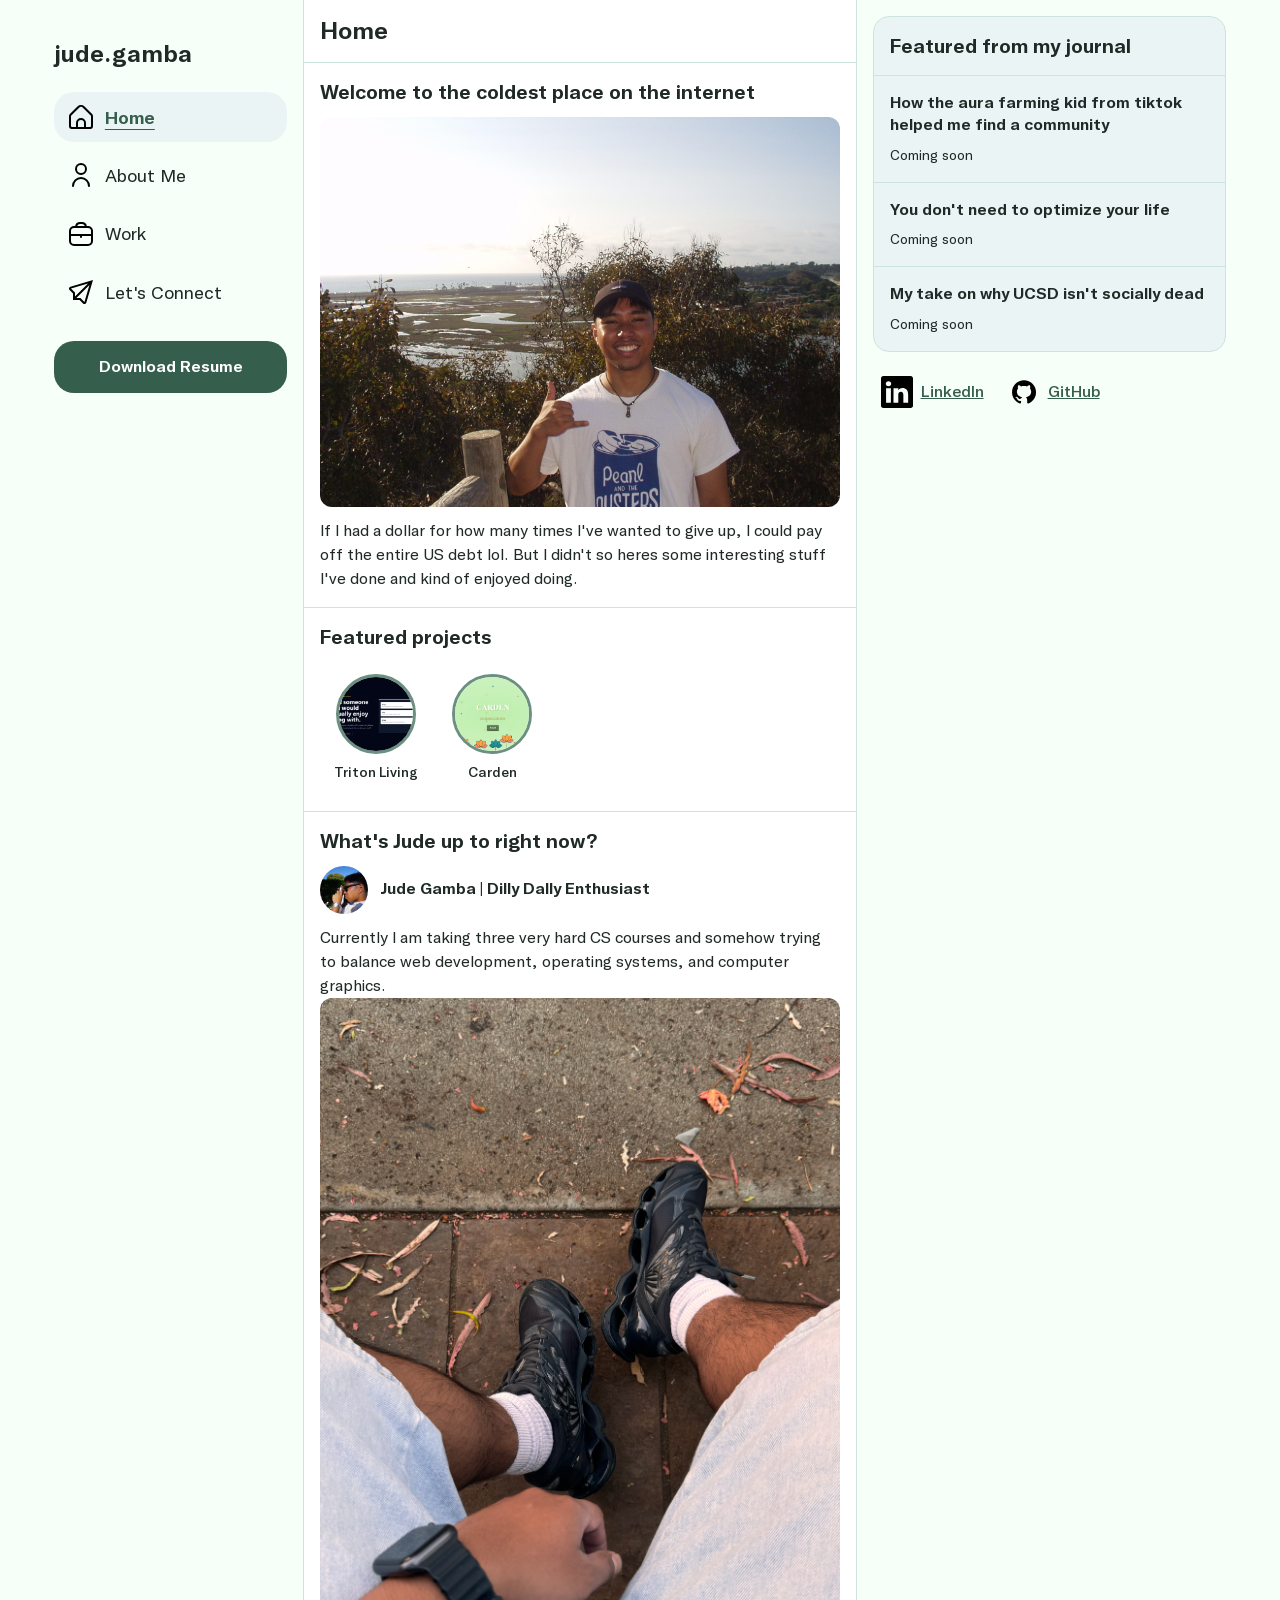
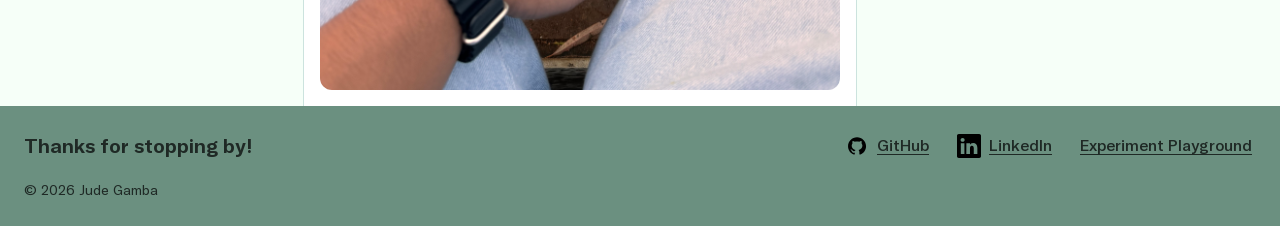
<file: index.html>
<!DOCTYPE html>
<html lang="en">
    <head>
        <meta charset="utf-8">
        <meta name="viewport" content="width=device-width, initial-scale=1">
        <meta name="description"
            content="Personal website showcasing Jude Gamba's portfolio">
        <Title>Home Page</Title>
        <link rel="icon" href="assets/favicon.svg" type="image/svg+xml">
        <link rel="stylesheet" href="stylesheet.css">
    </head>
    <body class="home-page">
        <header>
            <h1>Home</h1>
        </header>
        <nav aria-label="Main navigation">
            <h2><span class="first-name">jude</span>.<span class="last-name">gamba</span></h2>
            <ul>
                <li>
                    <a href="index.html" aria-current="page">
                        <img src="assets/icons/home.svg" alt="" width="24" height="24">
                        <span>Home</span>
                    </a>
                </li>
                <li>
                    <a href="about.html">
                        <img src="assets/icons/user.svg" alt="" width="24" height="24">
                        <span>About Me</span>
                    </a>
                </li>
                <li>
                    <a href="work.html">
                        <img src="assets/icons/briefcase.svg" alt="" width="24" height="24">
                        <span>Work</span>
                    </a>
                </li>
                <li>
                    <a href="connect.html">
                        <img src="assets/icons/paper-plane.svg" alt="" width="24" height="24">
                        <span>Let's Connect</span>
                    </a>
                </li>
                <li class="nav-resume-item">
                    <a href="assets/jude-gamba-resume.pdf" download class="resume-link">
                        Download Resume
                    </a>
                </li>
            </ul>
        </nav>
        <main>
            <section aria-labelledby="welcome-heading">
                <h2 id="welcome-heading">Welcome to the coldest place on the internet</h2>
                <img src="assets/images/home-page-photo.JPG" alt="Jude outdoors on a hike" loading="lazy" width="600" height="400">
                <p>
                    If I had a dollar for how many times I've wanted to give up, I could pay
                    off the entire US debt lol. But I didn't so heres some interesting stuff I've 
                    done and kind of enjoyed doing.
                </p>
            </section>

            <section aria-labelledby="projects-heading">
                <h2 id="projects-heading">Featured projects</h2>
                <ul class="project-stories">
                    <li>
                        <a href="work.html#triton-living">
                            <img
                                src="assets/images/projects/triton-living.png"
                                alt=""
                                width="80"
                                height="80">
                            <span>Triton Living</span>
                        </a>
                    </li>
                    <li>
                        <a href="work.html#carden">
                            <img
                                src="assets/images/projects/carden.png"
                                alt=""
                                width="80"
                                height="80">
                            <span>Carden</span>
                        </a>
                    </li>
                </ul>
            </section>

            <section aria-labelledby="daily-update-heading">
                <h2 id="daily-update-heading">What's Jude up to right now?</h2>

                <article class="feed-post" aria-labelledby="update-author">
                    <header class="post-author">
                        <img
                            src="assets/images/about-photo.JPG"
                            alt=""
                            width="48"
                            height="48">
                        <h3 id="update-author">Jude Gamba | Dilly Dally Enthusiast</h3>
                    </header>

                    <p>
                        Currently I am taking three very hard CS courses and somehow
                        trying to balance web development, operating systems,
                        and computer graphics.
                    </p>
                    <img
                        class="post-photo"
                        src="assets/images/current.jpeg"
                        alt="Person sitting down with black shoes and jean shorts"
                        loading="lazy" width="600" height="400">
                </article>
            </section>
        </main>

        <aside aria-labelledby="journal-heading">
            <section class="journal-panel desktop-journal">
                <h2 id="journal-heading">Featured from my journal</h2>

                <article>
                    <h3>How the aura farming kid from tiktok helped me find a community</h3>
                    <p>Coming soon</p>
                </article>

                <article>
                    <h3>You don't need to optimize your life</h3>
                    <p>Coming soon</p>
                </article>

                <article>
                    <h3>My take on why UCSD isn't socially dead</h3>
                    <p>Coming soon</p>
                </article>
            </section>
            <details class="journal-panel mobile-journal">
                <summary>Featured from my journal</summary>

                <article>
                    <h3>How the aura farming kid from tiktok helped me find a community</h3>
                    <p>Coming soon</p>
                </article>

                <article>
                    <h3>You don't need to optimize your life</h3>
                    <p>Coming soon</p>
                </article>

                <article>
                    <h3>My take on why UCSD isn't socially dead</h3>
                    <p>Coming soon</p>
                </article>
            </details>

            <ul class="social-links" aria-label="Social profiles">
                <li>
                    <a class="social-link" href="https://www.linkedin.com/in/jude-raphael-gamba">
                        <img src="assets/icons/linkedin.svg"
                            alt="" width="24" height="24">
                        <span>LinkedIn</span>
                    </a>
                </li>
                <li>
                    <a class="social-link" href="https://github.com/JudeRgamba">
                        <img src="assets/icons/GitHub_Invertocat_Black_Clearspace.svg"
                            alt="" width="24" height="24">
                        <span>GitHub</span>
                    </a>
                </li>
            </ul>
        </aside>

        <footer class="site-footer">
            <div class="footer-content">
                <p class="footer-message">Thanks for stopping by!</p>

                <nav class="footer-links" aria-label="Footer navigation">
                    <a href="https://github.com/JudeRgamba">
                        <img
                            src="assets/icons/GitHub_Invertocat_Black_Clearspace.svg"
                            alt=""
                            width="24"
                            height="24">
                        <span>GitHub</span>
                    </a>

                    <a href="https://www.linkedin.com/in/jude-raphael-gamba">
                        <img
                            src="assets/icons/linkedin.svg"
                            alt=""
                            width="24"
                            height="24">
                        <span>LinkedIn</span>
                    </a>

                    <a href="experiments.html">Experiment Playground</a>
                </nav>
            </div>

            <p class="footer-copyright">
                <small>© 2026 Jude Gamba</small>
            </p>
        </footer>
        <a
            class="floating-resume"
            href="assets/jude-gamba-resume.pdf"
            download
            aria-label="Download resume">
            <img
                src="assets/icons/download.svg"
                alt=""
                width="24"
                height="24">
        </a>
    </body>
</html>

<!--you can use dashes (-) between words to create custom elements-->
<!--<new-element></new-element>-->
</file>
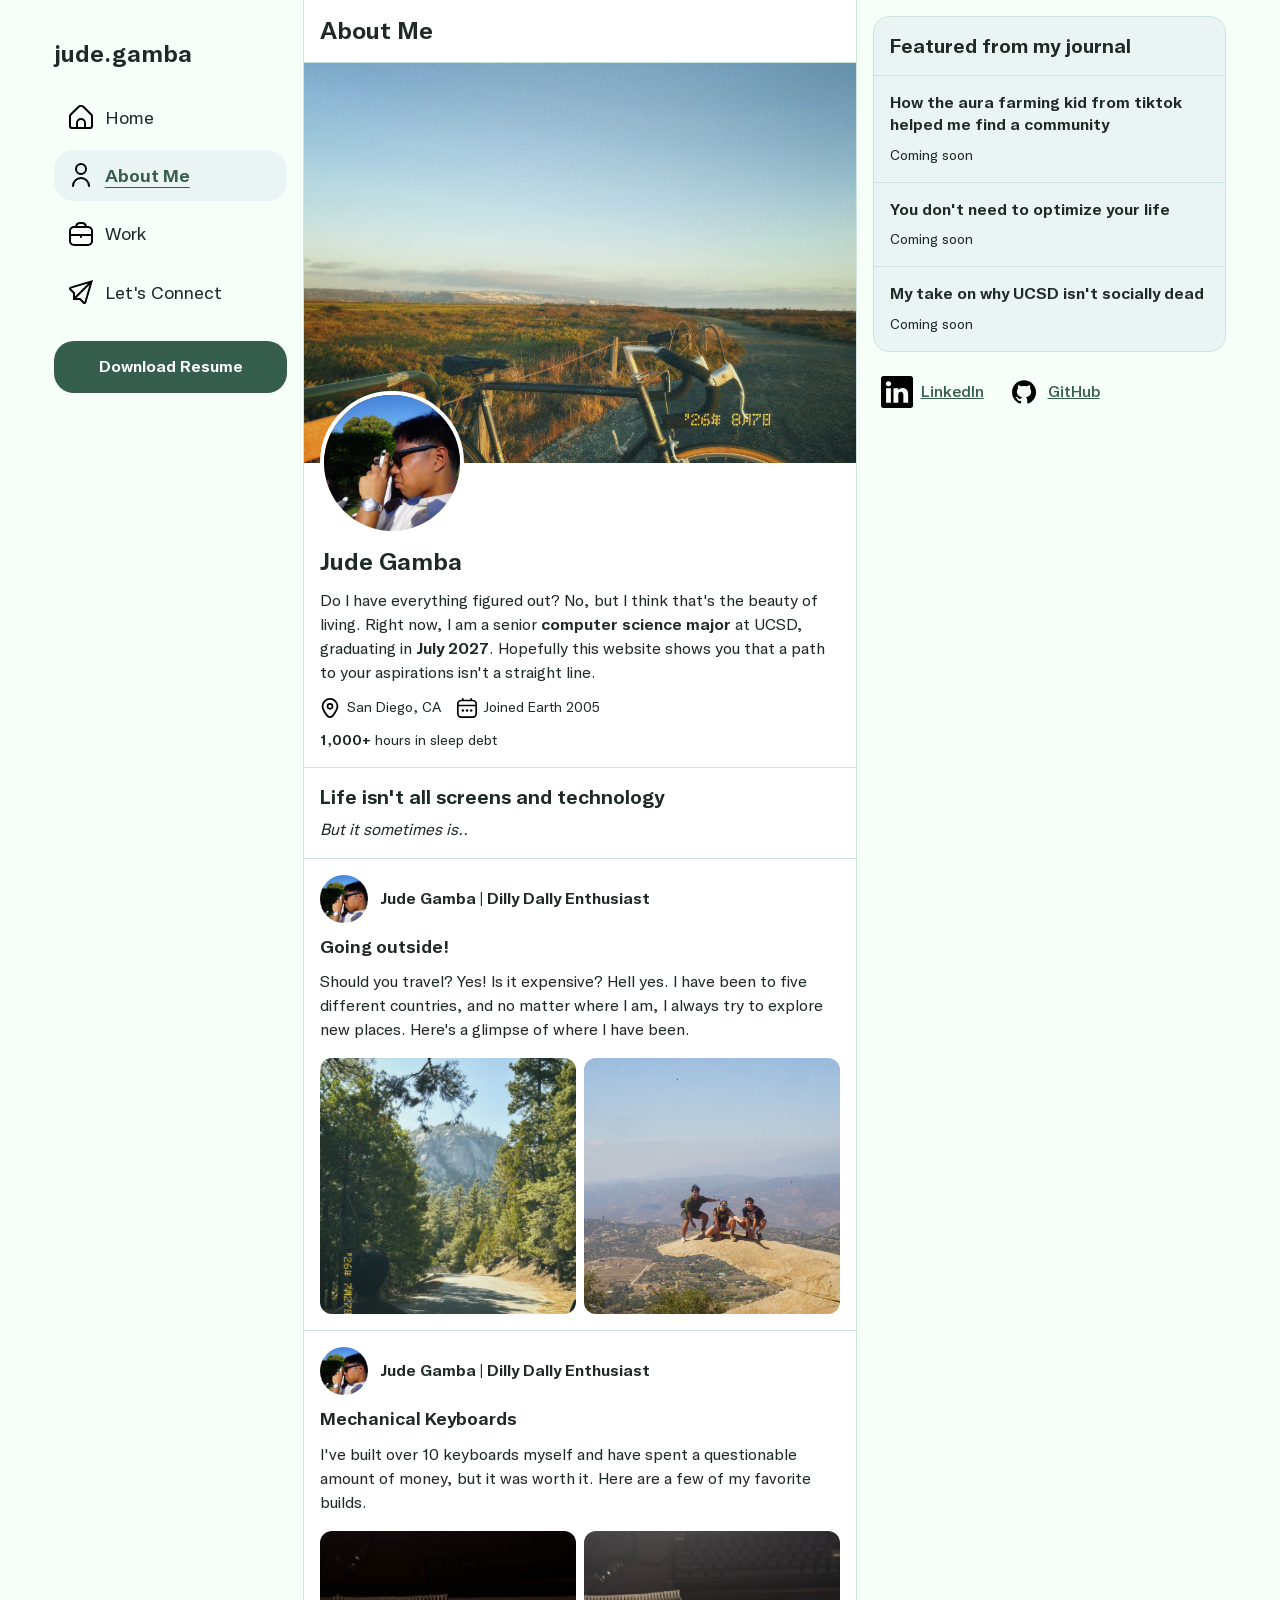
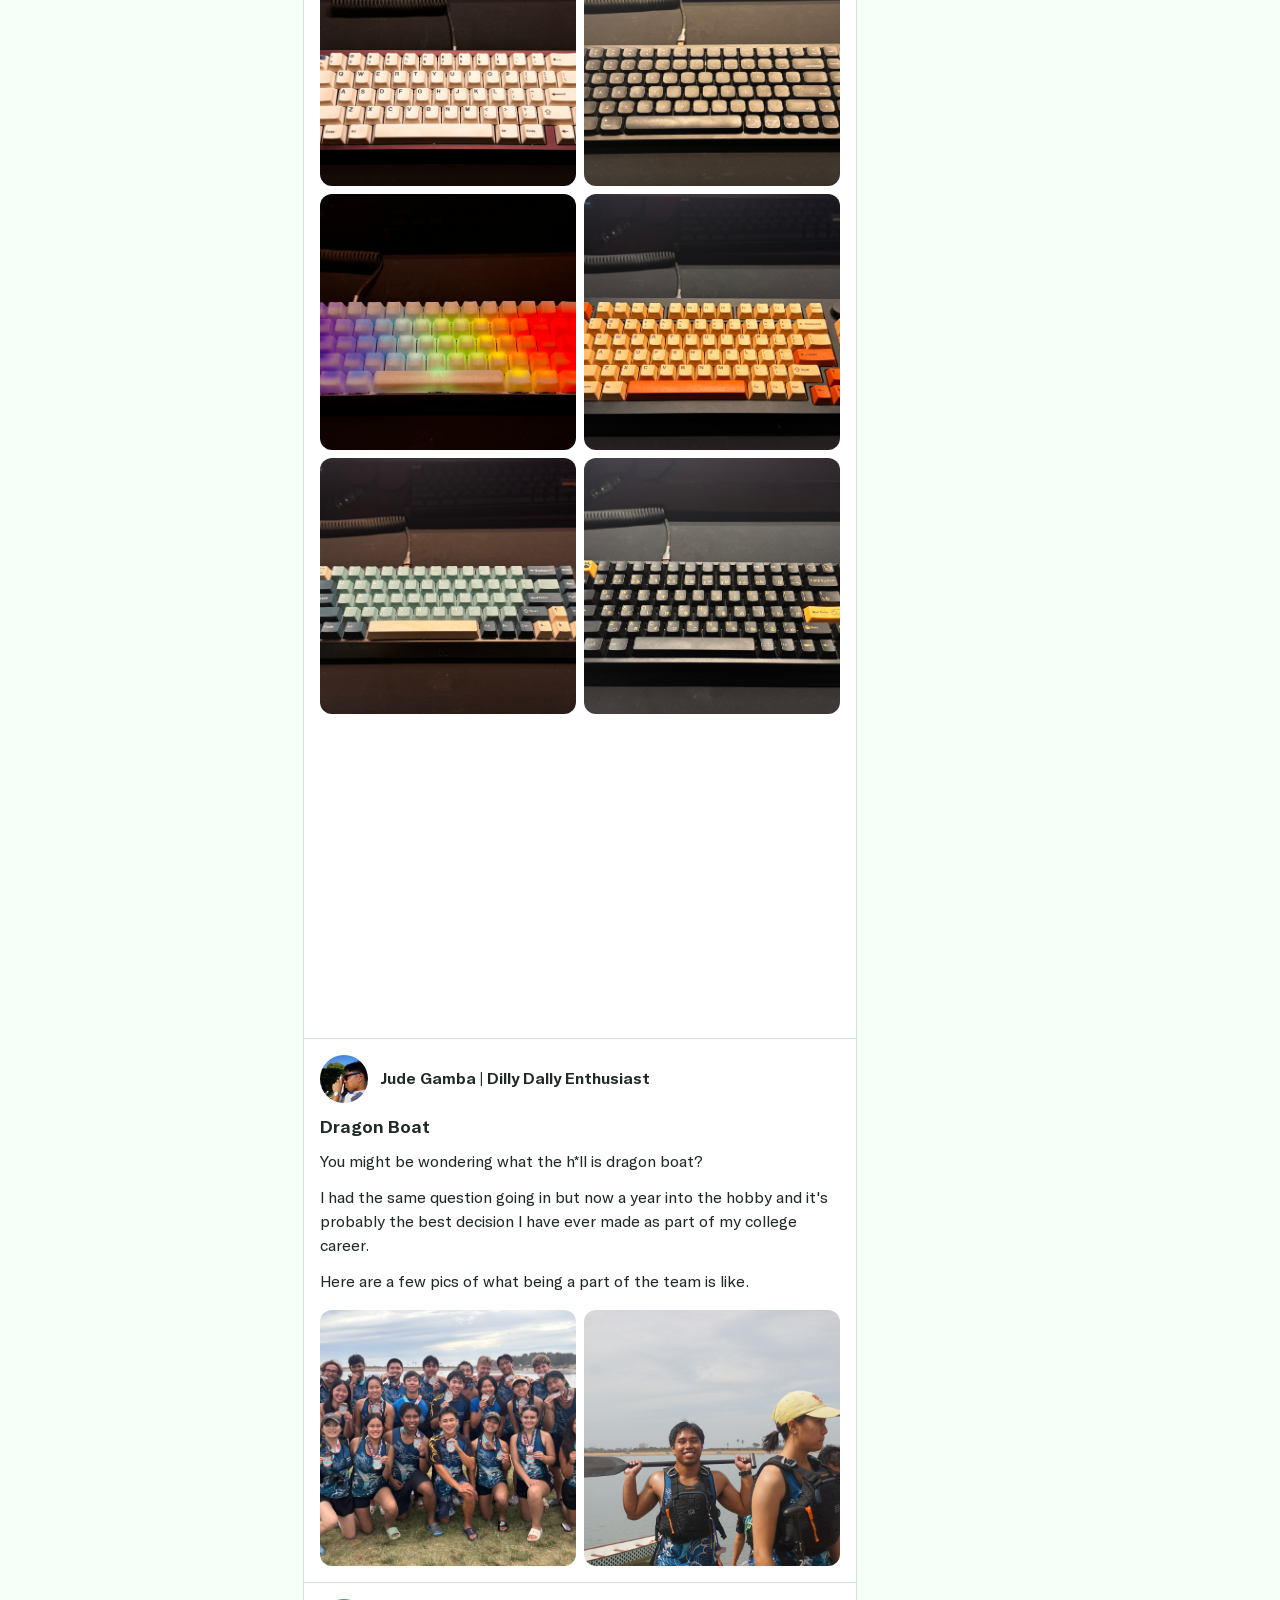
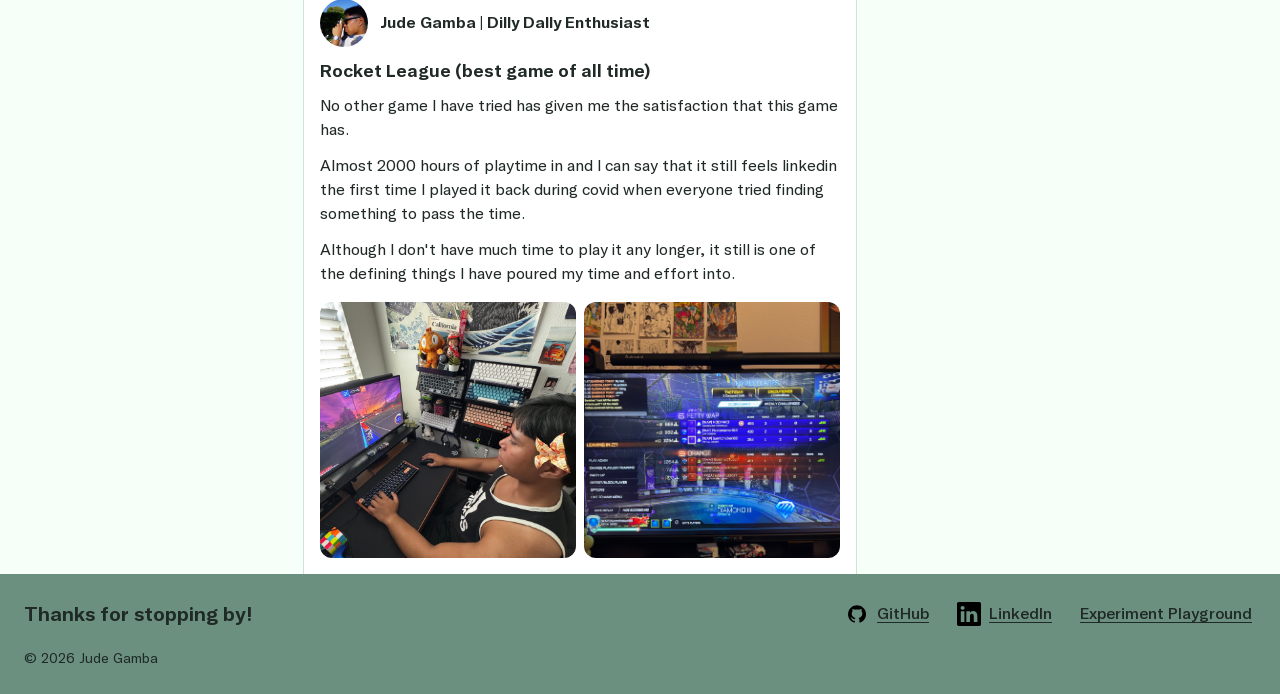
<file: about.html>
<!DOCTYPE html>
<html lang="en">
    <head>
        <meta charset="utf-8">
        <meta name="viewport" content="width=device-width, initial-scale=1">
        <meta name="description"
            content="Personal website showcasing Jude Gamba's portfolio">
        <Title>About Me Page</Title>
        <link rel="icon" href="assets/favicon.svg" type="image/svg+xml">
        <link rel="stylesheet" href="stylesheet.css">
    </head>
    <body class="about-page">
        <header>
            <h1>About Me</h1>
        </header>
        <nav aria-label="Main navigation">
            <h2><span class="first-name">jude</span>.<span class="last-name">gamba</span></h2>
            <ul>
                <li>
                    <a href="index.html">
                        <img src="assets/icons/home.svg" alt="" width="24" height="24">
                        <span>Home</span>
                    </a>
                </li>
                <li>
                    <a href="about.html" aria-current="page">
                        <img src="assets/icons/user.svg" alt="" width="24" height="24">
                        <span>About Me</span>
                    </a>
                </li>
                <li>
                    <a href="work.html">
                        <img src="assets/icons/briefcase.svg" alt="" width="24" height="24">
                        <span>Work</span>
                    </a>
                </li>
                <li>
                    <a href="connect.html">
                        <img src="assets/icons/paper-plane.svg" alt="" width="24" height="24">
                        <span>Let's Connect</span>
                    </a>
                </li>
                <li class="nav-resume-item">
                    <a href="assets/jude-gamba-resume.pdf" download class="resume-link">
                        Download Resume
                    </a>
                </li>
            </ul>
        </nav>
        <main>
            <section class="profile" aria-labelledby="profile-name">
                <img
                    class="profile-cover"
                    src="assets/images/cover-photo.JPG"
                    alt="80s road bike in front of a bench on a nature trail" width="600" height="400">

                <div class="profile-details">
                    <img
                        class="profile-avatar"
                        src="assets/images/about-photo.JPG"
                        alt="Jude taking a photo with a digital camera"
                        width="144"
                        height="144">

                    <h2 id="profile-name">Jude Gamba</h2>

                    <p>
                        Do I have everything figured out? No, but I think that's
                        the beauty of living. Right now, I am a senior
                        <strong>computer science major</strong> at UCSD,
                        graduating in <strong>July 2027</strong>.
                        Hopefully this website shows you that a path to your
                        aspirations isn't a straight line.
                    </p>

                    <ul class="profile-meta">
                        <li>
                            <img
                                src="assets/icons/location.svg"
                                alt=""
                                width="20"
                                height="20">
                            <span>San Diego, CA</span>
                        </li>
                        <li>
                            <img
                                src="assets/icons/calendar.svg"
                                alt=""
                                width="20"
                                height="20">
                            <span>Joined Earth 2005</span>
                        </li>
                    </ul>

                    <p class="profile-stat">
                        <strong>1,000+</strong> hours in sleep debt
                    </p>
                </div>
            </section>
            <section class="hobby-feed" aria-labelledby="hobby-heading">
                <h2 id="hobby-heading">Life isn't all screens and technology</h2>
                <p><i>But it sometimes is..</i></p>
                <article class="hobby-post" aria-labelledby="travel-heading">
                    <header class="hobby-author">
                        <img
                            src="assets/images/about-photo.JPG"
                            alt=""
                            width="48"
                            height="48">
                        <p>Jude Gamba | Dilly Dally Enthusiast</p>
                    </header>

                    <h3 id="travel-heading">Going outside!</h3>

                    <p>
                        Should you travel? Yes! Is it expensive? Hell yes.
                        I have been to five different countries, and no matter
                        where I am, I always try to explore new places.
                        Here's a glimpse of where I have been.
                    </p>

                    <ul class="photo-gallery" aria-label="Travel photos">
                        <li>
                            <a href="assets/images/outdoor-photo-1.jpg">
                                <img
                                    src="assets/images/outdoor-photo-1.jpg"
                                    alt="Idyllwild, California — open full photo"
                                    loading="lazy" width="600" height="400">
                            </a>
                        </li>
                        <li>
                            <a href="assets/images/outdoor-photo-2.jpeg">
                                <img
                                    src="assets/images/outdoor-photo-2.jpeg"
                                    alt="Three people on Potato Chip Rock — open full photo"
                                    loading="lazy" width="600" height="400">
                            </a>
                        </li>
                    </ul>
                </article>
                <article class="hobby-post" aria-labelledby="keyboards-heading">
                    <header class="hobby-author">
                        <img
                            src="assets/images/about-photo.JPG"
                            alt=""
                            width="48"
                            height="48">
                        <p>Jude Gamba | Dilly Dally Enthusiast</p>
                    </header>

                    <h3 id="keyboards-heading">Mechanical Keyboards</h3>

                    <p>
                        I've built over 10 keyboards myself and have spent a
                        questionable amount of money, but it was worth it.
                        Here are a few of my favorite builds.
                    </p>

                    <ul class="photo-gallery" aria-label="Keyboard photos">
                        <li>
                            <a href="assets/images/hobbies/keyboard1.jpeg">
                                <img
                                    src="assets/images/hobbies/keyboard1.jpeg"
                                    alt="Purple keyboard with white keycaps — open full photo "
                                    loading="lazy" width="600" height="400">
                            </a>
                        </li>
                        <li>
                            <a href="assets/images/hobbies/keyboard2.jpeg">
                                <img
                                    src="assets/images/hobbies/keyboard2.jpeg"
                                    alt="Black keyboard with black keycaps — open full photo"
                                    loading="lazy"width="600" height="400">
                            </a>
                        </li>
                        <li>
                            <a href="assets/images/hobbies/keyboard3.jpeg">
                                <img
                                    src="assets/images/hobbies/keyboard3.jpeg"
                                    alt="Pink Keyboard with rainbow keycaps — open full photo"
                                    loading="lazy"width="600" height="400">
                            </a>
                        </li>
                        <li>
                            <a href="assets/images/hobbies/keyboard4.jpeg">
                                <img
                                    src="assets/images/hobbies/keyboard4.jpeg"
                                    alt="Black keyboard with orange keycaps — open full photo"
                                    loading="lazy"width="600" height="400">
                            </a>
                        </li>
                        <li>
                            <a href="assets/images/hobbies/keyboard5.jpeg">
                                <img
                                    src="assets/images/hobbies/keyboard5.jpeg"
                                    alt="Black keyboard with blue keycaps — open full photo"
                                    loading="lazy"width="600" height="400">
                            </a>
                        </li>
                        <li>
                            <a href="assets/images/hobbies/keyboard6.jpeg">
                                <img
                                    src="assets/images/hobbies/keyboard6.jpeg"
                                    alt="Black keyboard with black and oragne keycaps — open full photo"
                                    loading="lazy" width="600" height="400">
                            </a>
                        </li>
                    </ul>
                    
                    <iframe
                        class="hobby-video"
                        src="https://www.youtube.com/embed/8ta4dSQ-P9c"
                        title="The Best Keyboard at Every Price"
                        loading="lazy"
                        allowfullscreen>
                    </iframe>
                </article>
                <article class="hobby-post" aria-labelledby="rowing-heading">
                    <header class="hobby-author">
                        <img
                            src="assets/images/about-photo.JPG"
                            alt=""
                            width="48"
                            height="48">
                        <p>Jude Gamba | Dilly Dally Enthusiast</p>
                    </header>

                    <h3 id="dragon-boat-heading">Dragon Boat</h3>

                    <p>
                        You might be wondering what the h*ll is dragon boat?
                    </p>
                    <p>
                        I had the same question going in but now a year into the hobby and it's 
                        probably the best decision I have ever made as part of my college career.
                    </p>
                    <p>
                        Here are a few pics of what being a part of the team is like.
                    </p>
                    <ul class="photo-gallery" aria-label="Dragon boat photos">
                        <li>
                            <a href="assets/images/hobbies/dragon-boat.jpg">
                                <img
                                    src="assets/images/hobbies/dragon-boat.jpg"
                                    alt="Team UCSD Dragon boat holding up medals in rows — open full photo "
                                    loading="lazy">
                            </a>
                        </li>
                        <li>
                            <a href="assets/images/hobbies/dragon-boat2.JPG">
                                <img
                                    src="assets/images/hobbies/dragon-boat2.JPG"
                                    alt="Man holding a paddle on his back and smiling at the camera — open full photo "
                                    loading="lazy" width="600" height="400">
                            </a>
                        </li>
                    </ul>
                </article>
                <article class="hobby-post" aria-labelledby="rocket-league-heading">
                    <header class="hobby-author">
                        <img
                            src="assets/images/about-photo.JPG"
                            alt=""
                            width="48"
                            height="48">
                        <p>Jude Gamba | Dilly Dally Enthusiast</p>
                    </header>

                    <h3 id="rocket-league-heading">Rocket League (best game of all time)</h3>

                    <p>No other game I have tried has given me the satisfaction that this game has.</p>
                    <p>
                        Almost 2000 hours of playtime in and I can say that it still feels linkedin
                        the first time I played it back during covid when everyone tried finding 
                        something to pass the time.
                    </p>
                    <p>
                        Although I don't have much time to play it any longer, it still is one of the 
                        defining things I have poured my time and effort into.
                    </p>
                    <ul class="photo-gallery" aria-label="Rocket League Photos">
                        <li>
                            <a href="assets/images/hobbies/rocket-league-1.jpeg">
                                <img
                                    src="assets/images/hobbies/rocket-league-1.jpeg"
                                    alt="Jude using a keyboard and mouse to play rocket leage at his desk — open full photo "
                                    loading="lazy" width="600" height="400">
                            </a>
                        </li>
                        <li>
                            <a href="assets/images/hobbies/rocket-league-2.jpeg">
                                <img
                                    src="assets/images/hobbies/rocket-league-2.jpeg"
                                    alt="Rocket league score board showing rank and stats after the game — open full photo "
                                    loading="lazy">
                            </a>
                        </li>
                    </ul>
                </article>
            </section>
        </main>
        <aside aria-labelledby="journal-heading">
            <section class="journal-panel desktop-journal">
                <h2 id="journal-heading">Featured from my journal</h2>

                <article>
                    <h3>How the aura farming kid from tiktok helped me find a community</h3>
                    <p>Coming soon</p>
                </article>

                <article>
                    <h3>You don't need to optimize your life</h3>
                    <p>Coming soon</p>
                </article>

                <article>
                    <h3>My take on why UCSD isn't socially dead</h3>
                    <p>Coming soon</p>
                </article>
            </section>
            <details class="journal-panel mobile-journal">
                <summary>Featured from my journal</summary>

                <article>
                    <h3>How the aura farming kid from tiktok helped me find a community</h3>
                    <p>Coming soon</p>
                </article>

                <article>
                    <h3>You don't need to optimize your life</h3>
                    <p>Coming soon</p>
                </article>

                <article>
                    <h3>My take on why UCSD isn't socially dead</h3>
                    <p>Coming soon</p>
                </article>
            </details>

            <ul class="social-links" aria-label="Social profiles">
                <li>
                    <a class="social-link" href="https://www.linkedin.com/in/jude-raphael-gamba">
                        <img src="assets/icons/linkedin.svg"
                            alt="" width="24" height="24">
                        <span>LinkedIn</span>
                    </a>
                </li>
                <li>
                    <a class="social-link" href="https://github.com/JudeRgamba">
                        <img src="assets/icons/GitHub_Invertocat_Black_Clearspace.svg"
                            alt="" width="24" height="24">
                        <span>GitHub</span>
                    </a>
                </li>
            </ul>
        </aside>
        <footer class="site-footer">
            <div class="footer-content">
                <p class="footer-message">Thanks for stopping by!</p>

                <nav class="footer-links" aria-label="Footer navigation">
                    <a href="https://github.com/JudeRgamba">
                        <img
                            src="assets/icons/GitHub_Invertocat_Black_Clearspace.svg"
                            alt=""
                            width="24"
                            height="24">
                        <span>GitHub</span>
                    </a>

                    <a href="https://www.linkedin.com/in/jude-raphael-gamba">
                        <img
                            src="assets/icons/linkedin.svg"
                            alt=""
                            width="24"
                            height="24">
                        <span>LinkedIn</span>
                    </a>

                    <a href="experiments.html">Experiment Playground</a>
                </nav>
            </div>

            <p class="footer-copyright">
                <small>© 2026 Jude Gamba</small>
            </p>
        </footer>
        <a
            class="floating-resume"
            href="assets/jude-gamba-resume.pdf"
            download
            aria-label="Download resume">
            <img
                src="assets/icons/download.svg"
                alt=""
                width="24"
                height="24">
        </a>
    </body>
</html>
</file>
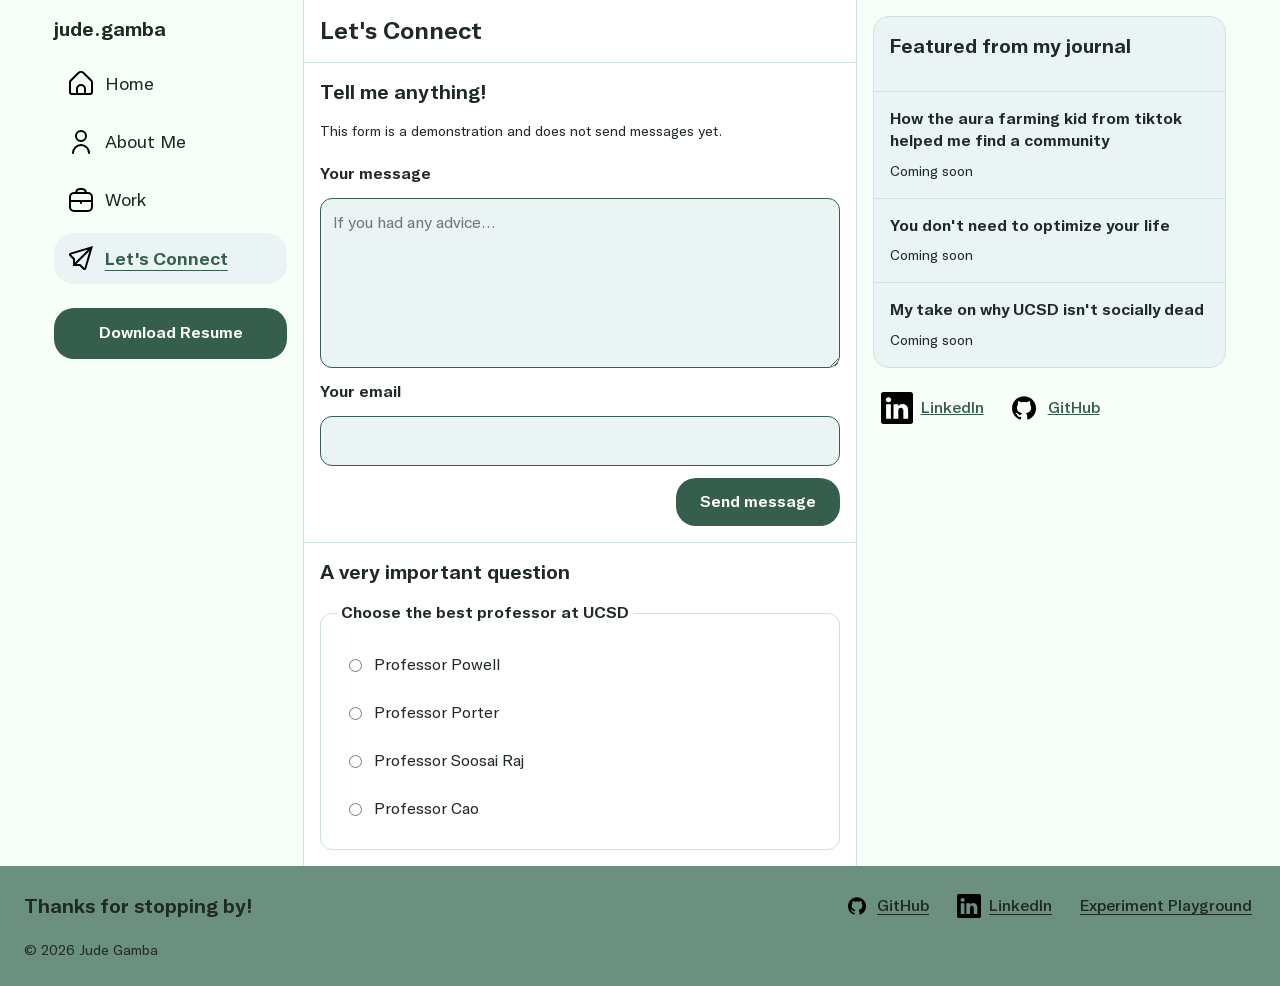
<file: connect.html>
<!DOCTYPE html>
<html lang="en">
    <head>
        <meta charset="utf-8">
        <meta name="viewport" content="width=device-width, initial-scale=1">
        <meta name="description"
            content="Personal website showcasing Jude Gamba's portfolio">
        <Title>Let's Connect - Jude Gamba</Title>
        <link rel="icon" href="assets/favicon.svg" type="image/svg+xml">
        <link rel="stylesheet" href="stylesheet.css">
    </head>
    <body class="connect-page">
        <header>
            <h1>Let's Connect</h1>
        </header>
        <nav aria-label="Main navigation">
            <h2><span class="first-name">jude</span>.<span class="last-name">gamba</span></h2>
            <ul>
                <li>
                    <a href="index.html">
                        <img src="assets/icons/home.svg" alt="" width="24" height="24">
                        <span>Home</span>
                    </a>
                </li>
                <li>
                    <a href="about.html">
                        <img src="assets/icons/user.svg" alt="" width="24" height="24">
                        <span>About Me</span>
                    </a>
                </li>
                <li>
                    <a href="work.html">
                        <img src="assets/icons/briefcase.svg" alt="" width="24" height="24">
                        <span>Work</span>
                    </a>
                </li>
                <li>
                    <a href="connect.html" aria-current="page">
                        <img src="assets/icons/paper-plane.svg" alt="" width="24" height="24">
                        <span>Let's Connect</span>
                    </a>
                </li>
                <li class="nav-resume-item">
                    <a href="assets/jude-gamba-resume.pdf" download class="resume-link">
                        Download Resume
                    </a>
                </li>
            </ul>
        </nav>
        <main>
            <section aria-labelledby="message-heading">
                <h2 id="message-heading">Tell me anything!</h2>

                <form class="message-form">
                    <p id="message-note">
                        This form is a demonstration and does not send messages yet.
                    </p>

                    <label for="message">Your message</label>
                    <textarea
                        id="message"
                        name="message"
                        rows="6"
                        placeholder="If you had any advice..."
                        aria-describedby="message-note"
                        required></textarea>

                    <label for="email">Your email</label>
                    <input
                        id="email"
                        type="email"
                        name="email"
                        autocomplete="email"
                        required>

                    <button type="submit">Send message</button>
                </form>
            </section>

            <section aria-labelledby="poll-heading">
                <h2 id="poll-heading">A very important question</h2>

                <form class="professor-poll">
                    <fieldset>
                        <legend>Choose the best professor at UCSD</legend>

                        <label class="poll-option" for="powell">
                            <input id="powell" type="radio"
                                name="professor" value="P">
                            <span>Professor Powell</span>
                        </label>

                        <label class="poll-option" for="porter">
                            <input id="porter" type="radio"
                                name="professor" value="O">
                            <span>Professor Porter</span>
                        </label>

                        <label class="poll-option" for="gerald">
                            <input id="gerald" type="radio"
                                name="professor" value="S">
                            <span>Professor Soosai Raj</span>
                        </label>

                        <label class="poll-option" for="cao">
                            <input id="cao" type="radio"
                                name="professor" value="C">
                            <span>Professor Cao</span>
                        </label>
                        <p class="poll-feedback">You know ball</p>
                    </fieldset>
                </form>
            </section>
        </main>

        <aside aria-labelledby="journal-heading">
            <section class="journal-panel desktop-journal">
                <h2 id="journal-heading">Featured from my journal</h2>

                <article>
                    <h3>How the aura farming kid from tiktok helped me find a community</h3>
                    <p>Coming soon</p>
                </article>

                <article>
                    <h3>You don't need to optimize your life</h3>
                    <p>Coming soon</p>
                </article>

                <article>
                    <h3>My take on why UCSD isn't socially dead</h3>
                    <p>Coming soon</p>
                </article>
            </section>
            <details class="journal-panel mobile-journal">
                <summary>Featured from my journal</summary>

                <article>
                    <h3>How the aura farming kid from tiktok helped me find a community</h3>
                    <p>Coming soon</p>
                </article>

                <article>
                    <h3>You don't need to optimize your life</h3>
                    <p>Coming soon</p>
                </article>

                <article>
                    <h3>My take on why UCSD isn't socially dead</h3>
                    <p>Coming soon</p>
                </article>
            </details>

            <ul class="social-links" aria-label="Social profiles">
                <li>
                    <a class="social-link" href="https://www.linkedin.com/in/jude-raphael-gamba">
                        <img src="assets/icons/linkedin.svg"
                            alt="" width="24" height="24">
                        <span>LinkedIn</span>
                    </a>
                </li>
                <li>
                    <a class="social-link" href="https://github.com/JudeRgamba">
                        <img src="assets/icons/GitHub_Invertocat_Black_Clearspace.svg"
                            alt="" width="24" height="24">
                        <span>GitHub</span>
                    </a>
                </li>
            </ul>
        </aside>
        <footer class="site-footer">
            <div class="footer-content">
                <p class="footer-message">Thanks for stopping by!</p>

                <nav class="footer-links" aria-label="Footer navigation">
                    <a href="https://github.com/JudeRgamba">
                        <img
                            src="assets/icons/GitHub_Invertocat_Black_Clearspace.svg"
                            alt=""
                            width="24"
                            height="24">
                        <span>GitHub</span>
                    </a>

                    <a href="https://www.linkedin.com/in/jude-raphael-gamba">
                        <img
                            src="assets/icons/linkedin.svg"
                            alt=""
                            width="24"
                            height="24">
                        <span>LinkedIn</span>
                    </a>

                    <a href="experiments.html">Experiment Playground</a>
                </nav>
            </div>

            <p class="footer-copyright">
                <small>© 2026 Jude Gamba</small>
            </p>
        </footer>
        <a
            class="floating-resume"
            href="assets/jude-gamba-resume.pdf"
            download
            aria-label="Download resume">
            <img
                src="assets/icons/download.svg"
                alt=""
                width="24"
                height="24">
        </a>
    </body>
</html>
</file>
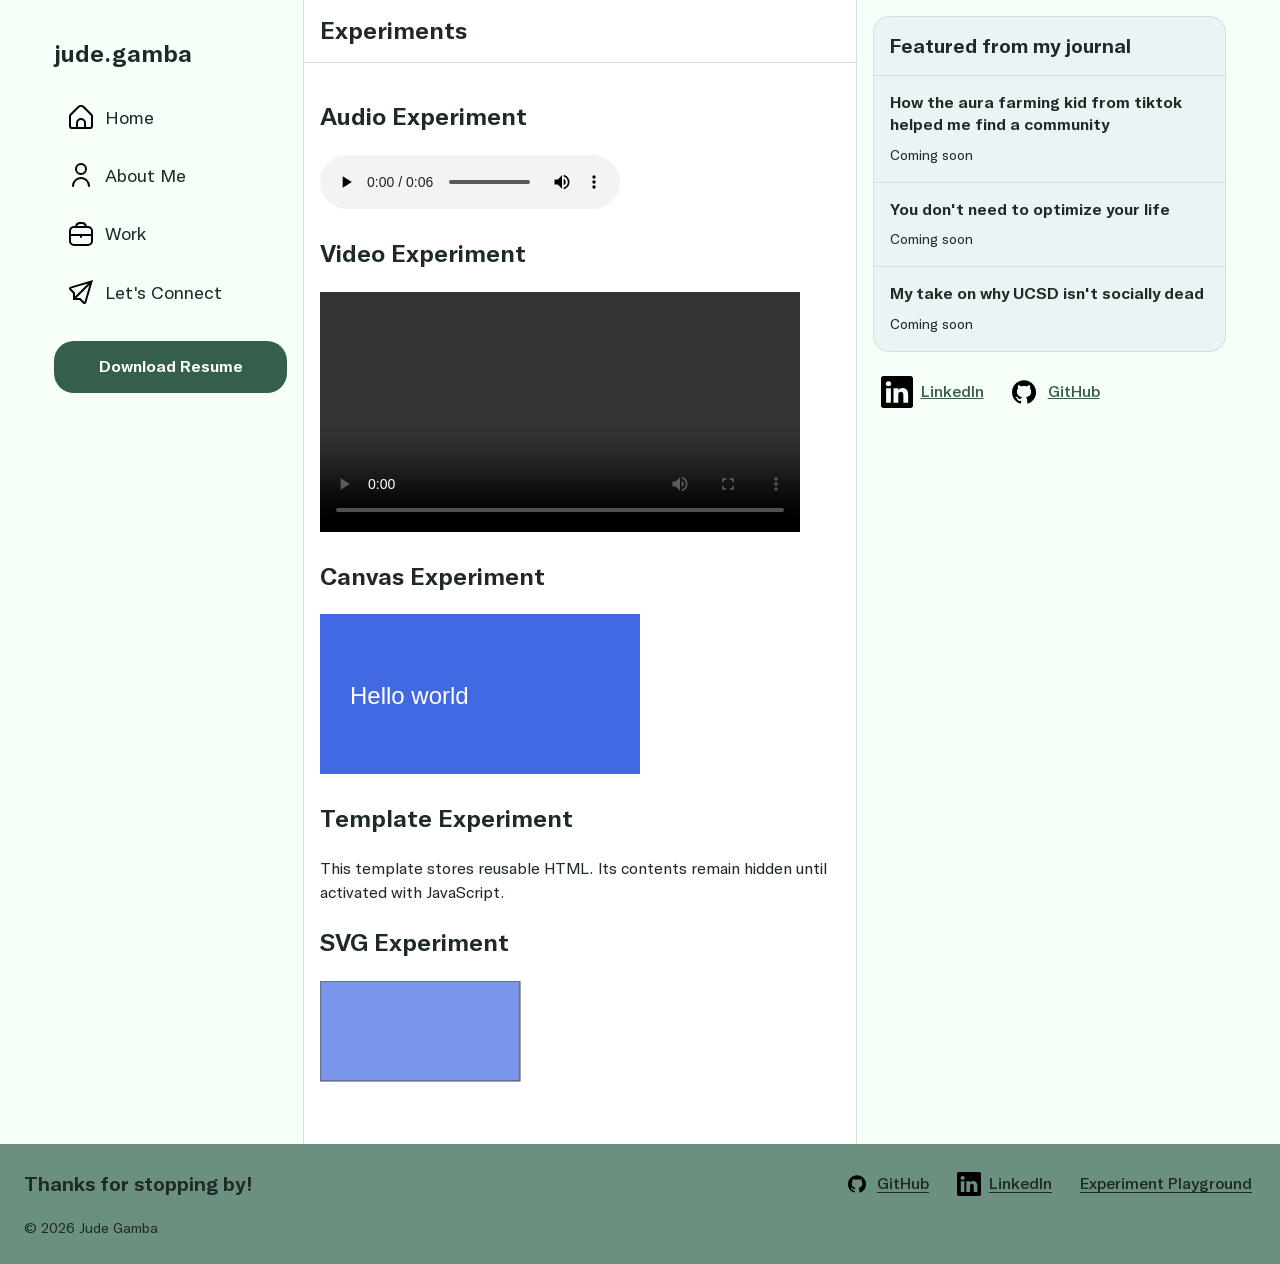
<file: experiments.html>
<!DOCTYPE html>
<html lang="en">
    <head>
        <meta charset="utf-8">
        <meta name="viewport" content="width=device-width, initial-scale=1">
        <meta name="description"
            content="Personal website showcasing Jude Gamba's portfolio">
        <Title>Experiments Page</Title>
        <link rel="icon" href="assets/favicon.svg" type="image/svg+xml">
        <link rel="stylesheet" href="stylesheet.css">
    </head>
        <header>
            <h1>Experiments</h1>
        </header>
        <nav aria-label="Main navigation">
            <h2><span class="first-name">jude</span>.<span class="last-name">gamba</span></h2>
            <ul>
                <li>
                    <a href="index.html">
                        <img src="assets/icons/home.svg" alt="" width="24" height="24">
                        <span>Home</span>
                    </a>
                </li>
                <li>
                    <a href="about.html">
                        <img src="assets/icons/user.svg" alt="" width="24" height="24">
                        <span>About Me</span>
                    </a>
                </li>
                <li>
                    <a href="work.html">
                        <img src="assets/icons/briefcase.svg" alt="" width="24" height="24">
                        <span>Work</span>
                    </a>
                </li>
                <li>
                    <a href="connect.html">
                        <img src="assets/icons/paper-plane.svg" alt="" width="24" height="24">
                        <span>Let's Connect</span>
                    </a>
                </li>
                <li class="nav-resume-item">
                    <a href="assets/jude-gamba-resume.pdf" download class="resume-link">
                        Download Resume
                    </a>
                </li>
            </ul>
        </nav>
        <main>
            <section aria-labelledby="audio-experiment">
                <h2>Audio Experiment</h2>
                <audio controls>
                    <source src="assets/audio/im-ready.mp3" type="audio/mpeg">
                    Your browser does not support HTML audio.
                </audio>
            </section>
            <section aria-labelledby="video-experiment">
                <h2>Video Experiment</h2>
                <video controls width="480">
                    <source src="assets/videos/race.MOV" type="video/mp4">
                    Your browser does not support HTML video.
                </video>
            </section>
            <section aria-labelledby="canvas-experiment">
                <h2>Canvas Experiment</h2>
                <canvas id="drawing" width="320" height="160">
                    A blue rectangle with the text “Hello world.”
                </canvas>
            </section>
            <section aria-labelledby="template-experiment">
                <h2>Template Experiment</h2>
                <p>
                    This template stores reusable HTML.
                    Its contents remain hidden until activated with JavaScript.
                </p>

                <template id="project-template">
                    <article>
                        <h3>Project name</h3>
                        <p>Project description goes here.</p>
                    </article>
                </template>
            </section>
            <section aria-labelledby="svg-experiment">
            <h2>SVG Experiment</h2>
                <svg width="240" height="140">
                    <title>A translucent blue rectangle with a black border</title>
                    <rect
                        width="200"
                        height="100"
                        fill="royalblue"
                        opacity="0.7"
                        stroke="black">
                    </rect>
                </svg>
            </section>
        </main>
        <aside aria-labelledby="journal-heading">
            <section class="journal-panel desktop-journal">
                <h2 id="journal-heading">Featured from my journal</h2>

                <article>
                    <h3>How the aura farming kid from tiktok helped me find a community</h3>
                    <p>Coming soon</p>
                </article>

                <article>
                    <h3>You don't need to optimize your life</h3>
                    <p>Coming soon</p>
                </article>

                <article>
                    <h3>My take on why UCSD isn't socially dead</h3>
                    <p>Coming soon</p>
                </article>
            </section>
            <details class="journal-panel mobile-journal">
                <summary>Featured from my journal</summary>

                <article>
                    <h3>How the aura farming kid from tiktok helped me find a community</h3>
                    <p>Coming soon</p>
                </article>

                <article>
                    <h3>You don't need to optimize your life</h3>
                    <p>Coming soon</p>
                </article>

                <article>
                    <h3>My take on why UCSD isn't socially dead</h3>
                    <p>Coming soon</p>
                </article>
            </details>

            <ul class="social-links" aria-label="Social profiles">
                <li>
                    <a class="social-link" href="https://www.linkedin.com/in/jude-raphael-gamba">
                        <img src="assets/icons/linkedin.svg"
                            alt="" width="24" height="24">
                        <span>LinkedIn</span>
                    </a>
                </li>
                <li>
                    <a class="social-link" href="https://github.com/JudeRgamba">
                        <img src="assets/icons/GitHub_Invertocat_Black_Clearspace.svg"
                            alt="" width="24" height="24">
                        <span>GitHub</span>
                    </a>
                </li>
            </ul>
        </aside>
        <footer class="site-footer">
            <div class="footer-content">
                <p class="footer-message">Thanks for stopping by!</p>

                <nav class="footer-links" aria-label="Footer navigation">
                    <a href="https://github.com/JudeRgamba">
                        <img
                            src="assets/icons/GitHub_Invertocat_Black_Clearspace.svg"
                            alt=""
                            width="24"
                            height="24">
                        <span>GitHub</span>
                    </a>

                    <a href="https://www.linkedin.com/in/jude-raphael-gamba">
                        <img
                            src="assets/icons/linkedin.svg"
                            alt=""
                            width="24"
                            height="24">
                        <span>LinkedIn</span>
                    </a>

                    <a href="experiments.html">Experiment Playground</a>
                </nav>
            </div>

            <p class="footer-copyright">
                <small>© 2026 Jude Gamba</small>
            </p>
        </footer>
        <script>
            const canvas = document.getElementById("drawing");
            const context = canvas.getContext("2d");
            if (context) {
                context.fillStyle = "royalblue";
                context.fillRect(0, 0, canvas.width, canvas.height);
                context.fillStyle = "white";
                context.font = "24px sans-serif";
                context.fillText("Hello world", 30, 90);
            }
        </script>
        <a
            class="floating-resume"
            href="assets/jude-gamba-resume.pdf"
            download
            aria-label="Download resume">
            <img
                src="assets/icons/download.svg"
                alt=""
                width="24"
                height="24">
        </a>
    </body>
</html>
</file>
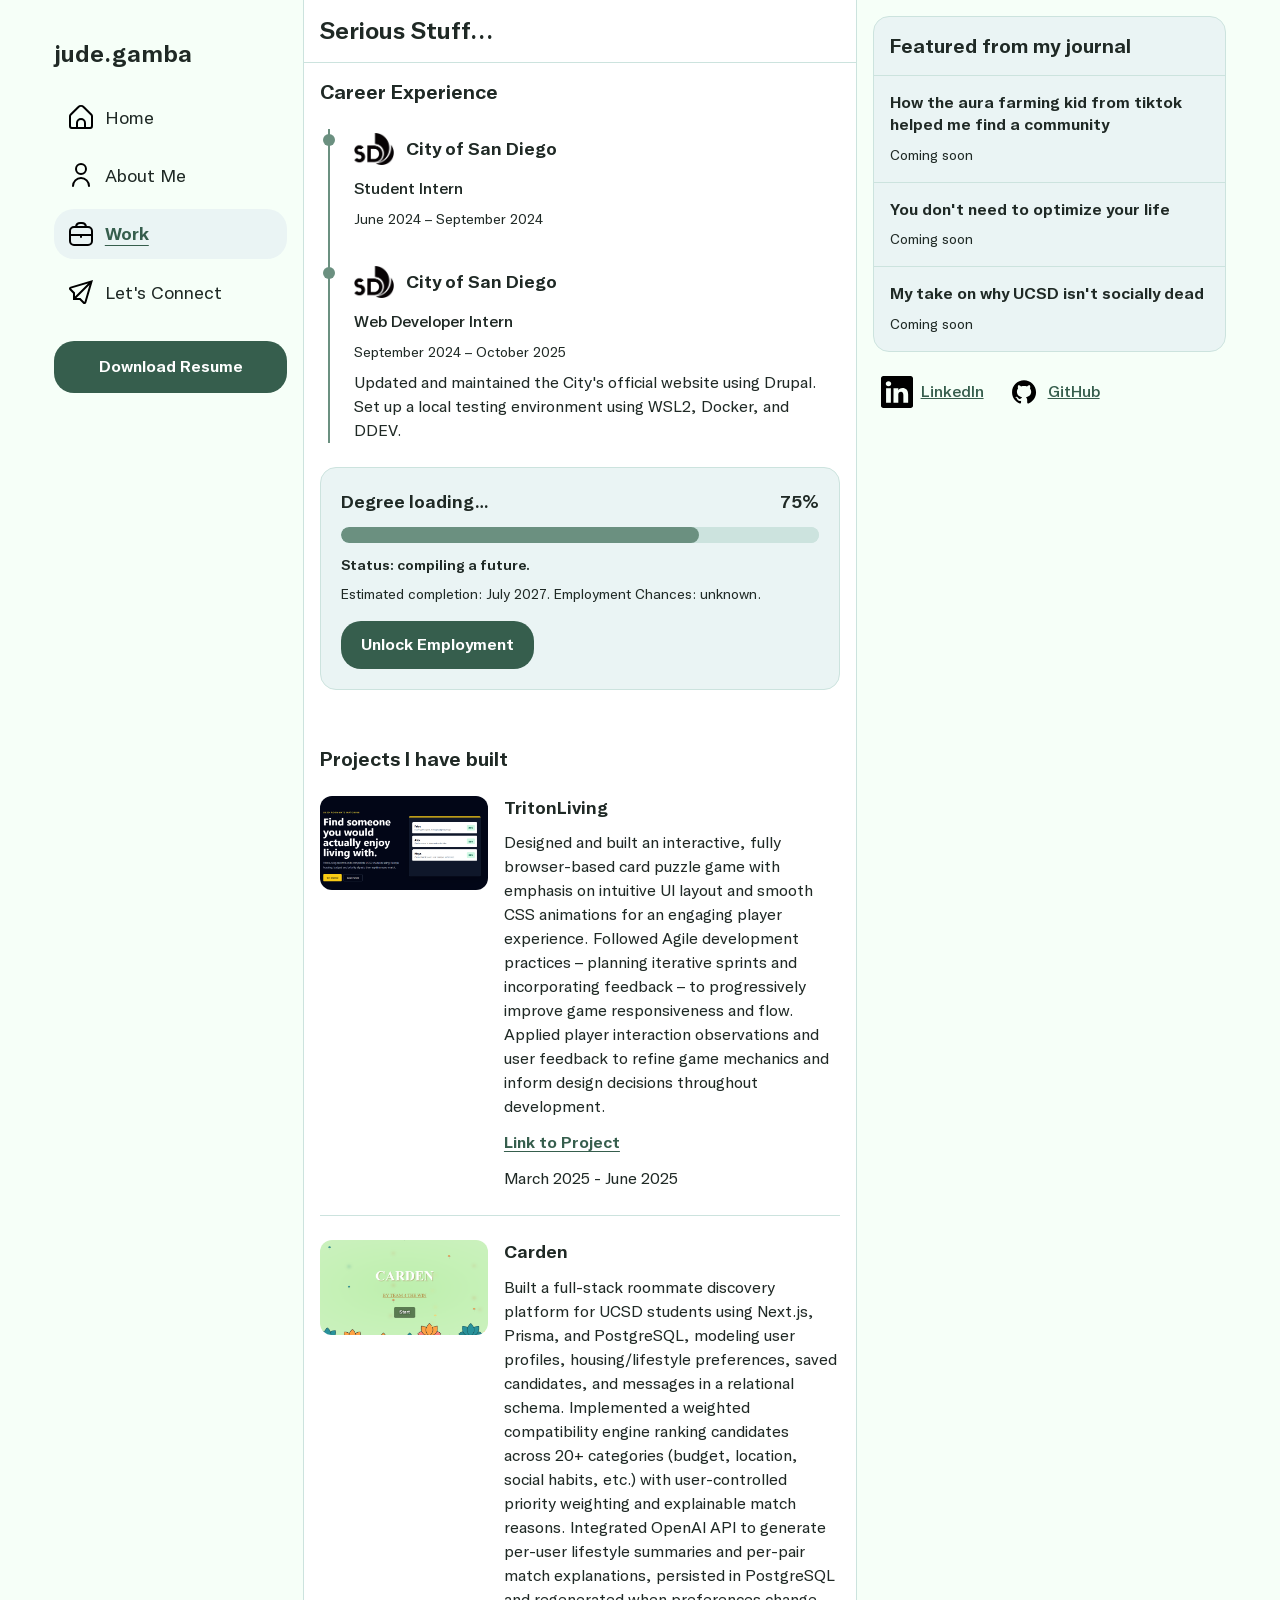
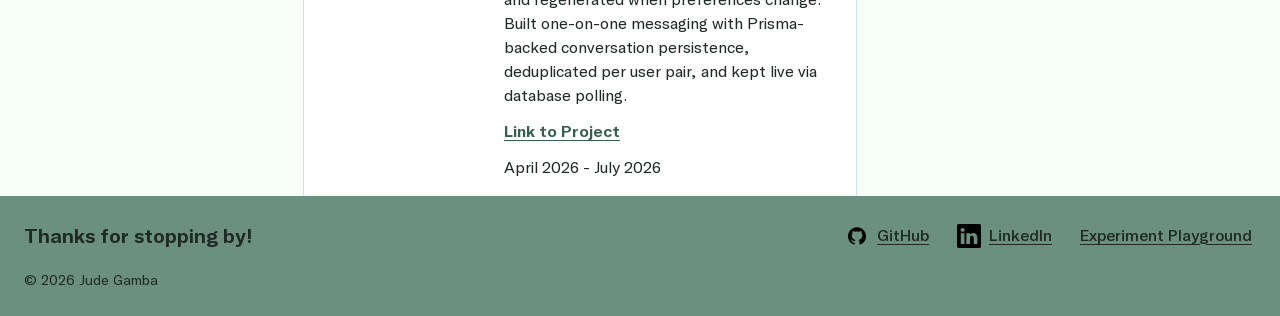
<file: work.html>
<!DOCTYPE html>
<html lang="en">
    <head>
        <meta charset="utf-8">
        <meta name="viewport" content="width=device-width, initial-scale=1">
        <meta name="description"
            content="Personal website showcasing Jude Gamba's portfolio">
        <Title>Work Page</Title>
        <link rel="icon" href="assets/favicon.svg" type="image/svg+xml">
        <link rel="stylesheet" href="stylesheet.css">
    </head>
    <body class="work-page">
        <header>
            <h1>Serious Stuff...</h1>
        </header>
        <nav aria-label="Main navigation">
            <h2><span class="first-name">jude</span>.<span class="last-name">gamba</span></h2>
            <ul>
                <li>
                    <a href="index.html">
                        <img src="assets/icons/home.svg" alt="" width="24" height="24">
                        <span>Home</span>
                    </a>
                </li>
                <li>
                    <a href="about.html">
                        <img src="assets/icons/user.svg" alt="" width="24" height="24">
                        <span>About Me</span>
                    </a>
                </li>
                <li>
                    <a href="work.html" aria-current="page">
                        <img src="assets/icons/briefcase.svg" alt="" width="24" height="24">
                        <span>Work</span>
                    </a>
                </li>
                <li>
                    <a href="connect.html">
                        <img src="assets/icons/paper-plane.svg" alt="" width="24" height="24">
                        <span>Let's Connect</span>
                    </a>
                </li>
                <li class="nav-resume-item">
                    <a href="assets/jude-gamba-resume.pdf" download class="resume-link">
                        Download Resume
                    </a>
                </li>
            </ul>
        </nav>
        <main>
            <section aria-labelledby="work-experience-heading">
                <h2 id="work-experience-heading">Career Experience</h2>
                <work-timeline>
                    <ol class="career-timeline">
                        <li>
                            <div class="company-heading">
                                <img
                                    src="assets/icons/cosd_logo.jpg"
                                    alt=""
                                    width="60"
                                    height="40">
                                <h3>City of San Diego</h3>
                            </div>
                            <p class="career-role">Student Intern</p>
                            <p class="career-dates">
                                <time datetime="2024-06">June 2024</time>
                                –
                                <time datetime="2024-09">September 2024</time>
                            </p>
                        </li>

                        <li>
                            <div class="company-heading">
                                <img
                                    src="assets/icons/cosd_logo.jpg"
                                    alt=""
                                    width="60"
                                    height="40">
                                <h3>City of San Diego</h3>
                            </div>
                            <p class="career-role">Web Developer Intern</p>
                            <p class="career-dates">
                                <time datetime="2024-09">September 2024</time>
                                –
                                <time datetime="2025-10">October 2025</time>
                            </p>
                            <p>
                                Updated and maintained the City's official website
                                using Drupal. Set up a local testing environment
                                using WSL2, Docker, and DDEV.
                            </p>
                        </li>
                    </ol>
                </work-timeline>
                <div class="degree-widget">
                    <div class="degree-heading">
                        <label for="degree-progress">Degree loading…</label>
                        <span>75%</span>
                    </div>

                    <progress id="degree-progress" value="75" max="100">
                        75%
                    </progress>

                    <p class="degree-status">Status: compiling a future.</p>

                    <p class="degree-caption">
                        Estimated completion: July 2027.
                        Employment Chances: unknown.
                    </p>

                    <button command="show-modal" commandfor="my-dialog">
                        Unlock Employment
                    </button>
                </div>

                <dialog
                    id="my-dialog"
                    class="employment-dialog"
                    aria-labelledby="employment-heading"
                    aria-describedby="employment-message">

                    <h2 id="employment-heading">Employment not found</h2>

                    <p id="employment-message">It's never that easy.</p>

                    <button commandfor="my-dialog" command="close" autofocus>
                        Keep applying
                    </button>
                </dialog>
            </section>
            <br>
            <section aria-labelledby="projects-heading">
                <h2 id="projects-heading">Projects I have built</h2>
                <ul class="work-projects">
                    <li>
                        <project-card id="triton-living">
                            <a href="https://github.com/ucsd-cse-genai-programming-sp26/04-student-choice-jude-adrian-a4" target="_blank">
                                <img
                                class="project-thumbnail"
                                src="assets/images/projects/triton-living.png"
                                alt=""
                                width="144"
                                height="144"
                                loading="lazy">
                            </a>
                            <div class="project-details">
                                <h3>TritonLiving</h3>
                                <p>
                                    Designed and built an interactive, fully browser-based card puzzle game 
                                    with emphasis on intuitive UI layout and smooth CSS animations for an 
                                    engaging player experience. Followed Agile development practices – planning
                                    iterative sprints and incorporating feedback – to progressively improve game
                                    responsiveness and flow. Applied player interaction observations and user 
                                    feedback to refine game mechanics and inform design decisions throughout development.
                                </p>
                                <p><a href="https://github.com/ucsd-cse-genai-programming-sp26/04-student-choice-jude-adrian-a4" target="_blank">Link to Project</a></p>
                                <p>
                                    March 2025 - June 2025
                                </p>
                            </div>
                        </project-card>
                    </li>

                    <li>
                        <project-card id="carden">
                            <a href="https://github.com/cse110-sp25-group04/cse110-sp25-group04" target="_blank">
                                <img
                                class="project-thumbnail"
                                src="assets/images/projects/carden.png"
                                alt=""
                                width="144"
                                height="144"
                                loading="lazy">
                            </a>
                            <div class="project-details">
                                <h3>Carden</h3>
                                <p>
                                    Built a full-stack roommate discovery platform for UCSD students using Next.js,
                                    Prisma, and PostgreSQL, modeling user profiles, housing/lifestyle preferences, 
                                    saved candidates, and messages in a relational schema. Implemented a weighted 
                                    compatibility engine ranking candidates across 20+ categories (budget, location,
                                    social habits, etc.) with user-controlled priority weighting and explainable match reasons.
                                    Integrated OpenAI API to generate per-user lifestyle summaries and per-pair match 
                                    explanations, persisted in PostgreSQL and regenerated when preferences change.
                                    Built one-on-one messaging with Prisma-backed conversation persistence, deduplicated 
                                    per user pair, and kept live via database polling.
                                </p>
                                <p><a href="https://github.com/cse110-sp25-group04/cse110-sp25-group04" target="_blank">Link to Project</a></p>
                                <p>
                                    April 2026 - July 2026
                                </p>
                            </div>
                        </project-card>
                    </li>
                </ul>
            </section>
        </main>
        <aside aria-labelledby="journal-heading">
            <section class="journal-panel desktop-journal">
                <h2 id="journal-heading">Featured from my journal</h2>

                <article>
                    <h3>How the aura farming kid from tiktok helped me find a community</h3>
                    <p>Coming soon</p>
                </article>

                <article>
                    <h3>You don't need to optimize your life</h3>
                    <p>Coming soon</p>
                </article>

                <article>
                    <h3>My take on why UCSD isn't socially dead</h3>
                    <p>Coming soon</p>
                </article>
            </section>
            <details class="journal-panel mobile-journal">
                <summary>Featured from my journal</summary>

                <article>
                    <h3>How the aura farming kid from tiktok helped me find a community</h3>
                    <p>Coming soon</p>
                </article>

                <article>
                    <h3>You don't need to optimize your life</h3>
                    <p>Coming soon</p>
                </article>

                <article>
                    <h3>My take on why UCSD isn't socially dead</h3>
                    <p>Coming soon</p>
                </article>
            </details>
            <ul class="social-links" aria-label="Social profiles">
                <li>
                    <a class="social-link" href="https://www.linkedin.com/in/jude-raphael-gamba">
                        <img src="assets/icons/linkedin.svg"
                            alt="" width="24" height="24">
                        <span>LinkedIn</span>
                    </a>
                </li>
                <li>
                    <a class="social-link" href="https://github.com/JudeRgamba">
                        <img src="assets/icons/GitHub_Invertocat_Black_Clearspace.svg"
                            alt="" width="24" height="24">
                        <span>GitHub</span>
                    </a>
                </li>
            </ul>
        </aside>
        <footer class="site-footer">
            <div class="footer-content">
                <p class="footer-message">Thanks for stopping by!</p>

                <nav class="footer-links" aria-label="Footer navigation">
                    <a href="https://github.com/JudeRgamba">
                        <img
                            src="assets/icons/GitHub_Invertocat_Black_Clearspace.svg"
                            alt=""
                            width="24"
                            height="24">
                        <span>GitHub</span>
                    </a>

                    <a href="https://www.linkedin.com/in/jude-raphael-gamba">
                        <img
                            src="assets/icons/linkedin.svg"
                            alt=""
                            width="24"
                            height="24">
                        <span>LinkedIn</span>
                    </a>

                    <a href="experiments.html">Experiment Playground</a>
                </nav>
            </div>

            <p class="footer-copyright">
                <small>© 2026 Jude Gamba</small>
            </p>
        </footer>
        <script>
            class WorkTimeline extends HTMLElement {
                constructor() {
                    super();
                    console.log("Hello world");
                }
            }

            customElements.define("work-timeline", WorkTimeline);
        </script>
        <a
            class="floating-resume"
            href="assets/jude-gamba-resume.pdf"
            download
            aria-label="Download resume">
            <img
                src="assets/icons/download.svg"
                alt=""
                width="24"
                height="24">
        </a>
    </body>
</html>
</file>
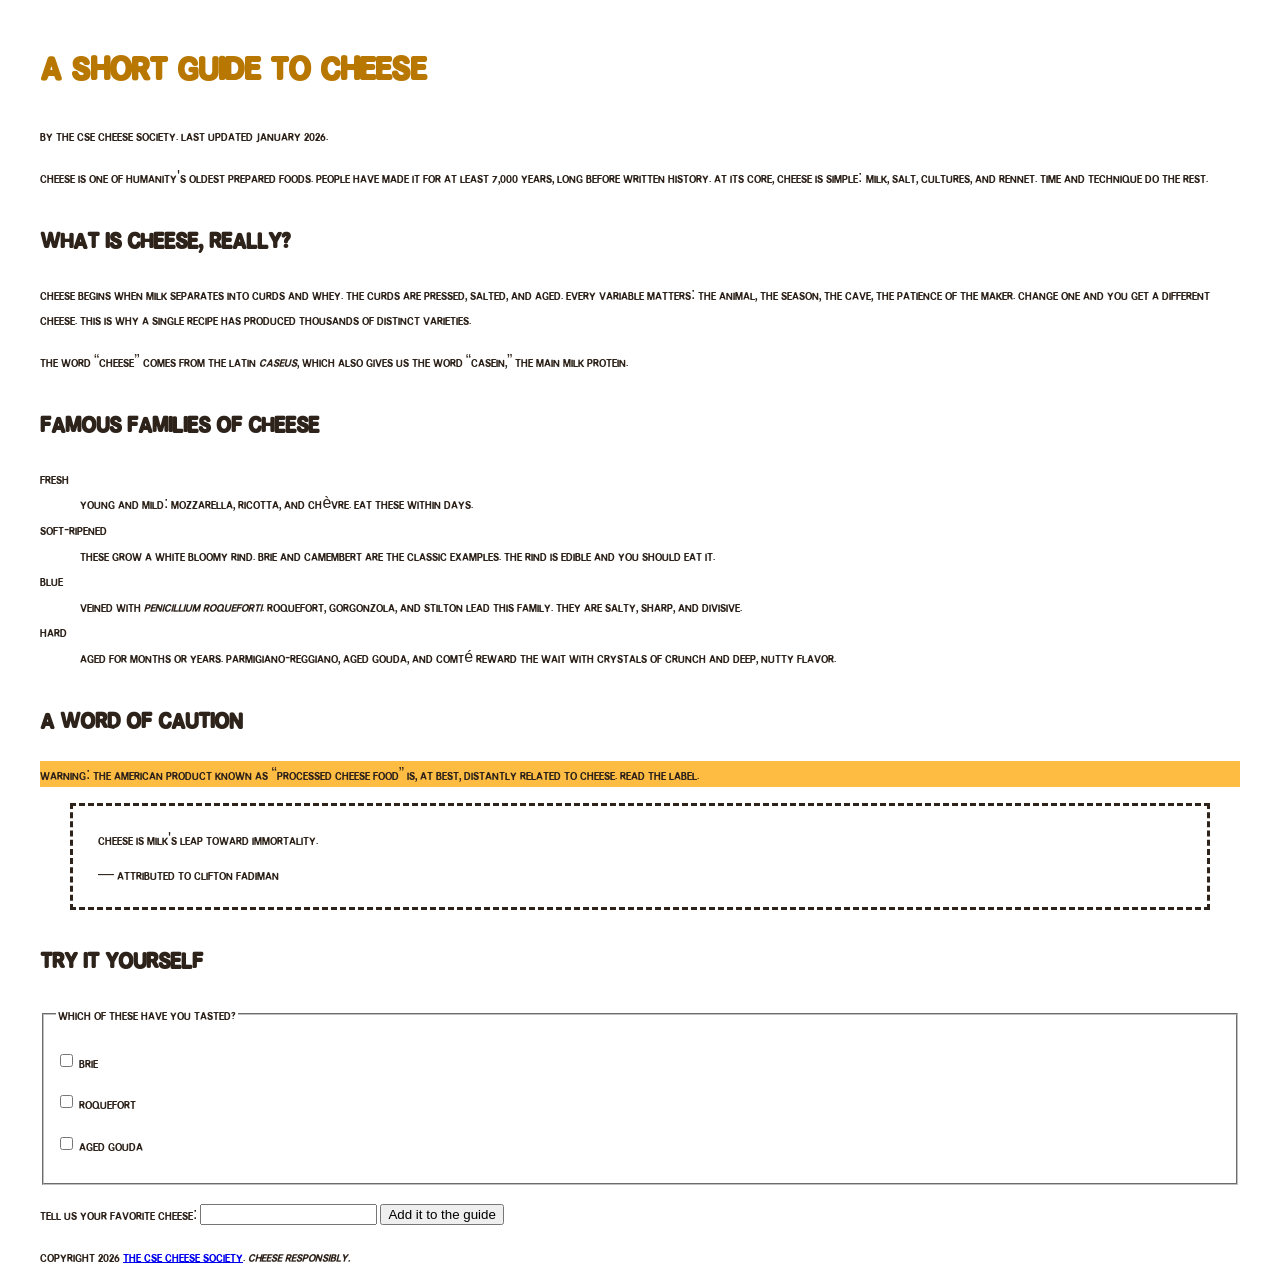
<file: part1/cheese.html>
<!DOCTYPE html>
<html lang="en">
<head>
  <meta charset="UTF-8">
  <meta name="viewport" content="width=device-width, initial-scale=1">
  <title>A Short Guide to Cheese</title>
  <link rel="stylesheet" href="cheese.css">
</head>
<body>
  <header>
    <h1>A Short Guide to Cheese</h1>
    <p>by The CSE Cheese Society. Last updated <time datetime="2026-01">January 2026</time>.</p>
  </header>

  <main>
    <article>
      <p>Cheese is one of humanity's oldest prepared foods. People have made
      it for at least 7,000 years, long before written history. At its core,
      cheese is simple: milk, salt, cultures, and rennet. Time and technique
      do the rest.</p>

      <section>
        <h2>What Is Cheese, Really?</h2>
        <p>Cheese begins when milk separates into curds and whey. The curds
        are pressed, salted, and aged. Every variable matters: the animal,
        the season, the cave, the patience of the maker. Change one and you
        get a different cheese. This is why a single recipe has produced
        thousands of distinct varieties.</p>
        <p>The word <q>cheese</q> comes from the Latin
        <span class="latin" lang="la">caseus</span>, which also gives us the word
        <q>casein,</q> the main milk protein.</p>
      </section>

      <section>
        <h2>Famous Families of Cheese</h2>

        <dl>
          <dt>Fresh</dt>
          <dd>Young and mild: mozzarella, ricotta, and
          <span lang="fr">chèvre</span>. Eat these within days.</dd>

          <dt>Soft-ripened</dt>
          <dd>These grow a white bloomy rind. Brie and Camembert are the
          classic examples. The rind is edible and you should eat it.</dd>

          <dt>Blue</dt>
          <dd>Veined with <span class="latin" lang="la">Penicillium
          roqueforti</span>. Roquefort, Gorgonzola, and Stilton lead this
          family. They are salty, sharp, and divisive.</dd>

          <dt>Hard</dt>
          <dd>Aged for months or years. Parmigiano-Reggiano, aged Gouda,
          and <span lang="fr">Comté</span> reward the wait with crystals
          of crunch and deep, nutty flavor.</dd>
        </dl>
      </section>

      <section>
        <h2>A Word of Caution</h2>
        <p id="warning">Warning: The American product known as
        <q>processed cheese food</q> is, at best, distantly related to
        cheese. Read the label.</p>

        <blockquote>
          <p>Cheese is milk's leap toward immortality.</p>
          <footer>— attributed to Clifton Fadiman</footer>
        </blockquote>
      </section>

      <section>
        <h2>Try It Yourself</h2>
        <form>
          <fieldset>
            <legend>Which of these have you tasted?</legend>
            <p><input type="checkbox" id="c-brie" name="tasted" value="brie">
               <label for="c-brie">Brie</label></p>
            <p><input type="checkbox" id="c-roquefort" name="tasted" value="roquefort">
               <label for="c-roquefort">Roquefort</label></p>
            <p><input type="checkbox" id="c-gouda" name="tasted" value="gouda">
               <label for="c-gouda">Aged Gouda</label></p>
          </fieldset>
          <p>
            <label for="fav">Tell us your favorite cheese:</label>
            <input type="text" id="fav" name="favorite">
            <button type="submit">Add it to the guide</button>
          </p>
        </form>
      </section>
    </article>
  </main>
  <footer>
    <p>Copyright 2026 <a href="https://example.com/cheese-society">The CSE
    Cheese Society</a>. <em>Cheese responsibly.</em></p>
  </footer>
</body>
</html>
</file>
<file: stylesheet.css>
/* Jude Gamba */
/* https://github.com/JudeRgamba/CSE134B-Hw3 */

@font-face {
    font-family: 'Twitter Chirp';
    src: url('assets/fonts/Chirp-Heavy.woff2') format('woff2');
    font-weight: 900;
    font-style: normal;
    font-display: swap;
}

@font-face {
    font-family: 'Twitter Chirp';
    src: url('assets/fonts/Chirp-Bold.woff2') format('woff2');
    font-weight: bold;
    font-style: normal;
    font-display: swap;
}

@font-face {
    font-family: 'Twitter Chirp';
    src: url('assets/fonts/Chirp-Regular.woff2') format('woff2');
    font-weight: normal;
    font-style: normal;
    font-display: swap;
}

@font-face {
    font-family: 'Twitter Chirp';
    src: url('assets/fonts/Chirp-Medium.woff2') format('woff2');
    font-weight: 500;
    font-style: normal;
    font-display: swap;
}

/* Color Palette*/
:root {
    --jungle-teal: #6b9080ff;
    --muted-teal: #a4c3b2ff;
    --frozen-water: #cce3deff;
    --azure-mist: #eaf4f4ff;
    --mint-cream: #f6fff8ff; 

    --feed-background: #ffffff;
    --text-color: #1f2925;
    --font-body: "Twitter Chirp", Arial, sans-serif;
    --spacing: 1rem;
    --accent-text: #365e4d;
}

body {
    margin: 0;
    background-color: var(--mint-cream);
    color: var(--text-color);
    font-family: var(--font-body);
    font-size: 1rem;
    line-height: 1.5;
}

main {
    background-color: var(--feed-background);
    border-inline: 1px solid var(--frozen-water);
    padding: var(--spacing);
}

/* Include padding and borders within declared element widths. */
*,
*::before,
*::after {
    box-sizing: border-box;
}

/* Desktop: navigation, center feed, and journal sidebar. */
@media (min-width: 75rem) {
    body {
        display: grid;
        grid-template-columns:
            minmax(0, 1fr)
            minmax(0, min(20.68vw, 24.75rem))
            minmax(0, min(43.24vw, 51.75rem))
            minmax(0, min(30.08vw, 36rem))
            minmax(0, 1fr);
        grid-template-rows: auto 1fr auto;

        width: 100%;
        max-width: none;
        margin: 0;

        align-items: start;
        min-height: 100vh;
    }

    /* Child selectors place the page's main regions in the grid. */
    body > header {
        grid-column: 3;
        grid-row: 1;
        padding: var(--spacing);
        background-color: var(--feed-background);
        border-inline: 1px solid var(--frozen-water);
    }

    body > main {
        grid-column: 3;
        grid-row: 2;
        min-width: 0;
        align-self: stretch;
    }

    body > nav {
        grid-column: 2;
        grid-row: 1 / 3;
    }

    body > aside {
        grid-column: 4;
        grid-row: 1 / 3;
    }

    body > nav,
    body > aside {
        position: sticky;
        top: 0;
        max-height: 100vh;
        overflow-y: auto;
        padding: var(--spacing);
    }

    body > footer {
        grid-column: 2;
        grid-row: 3;
        padding: var(--spacing);
        background-color: var(--feed-background);
        border-inline: 1px solid var(--frozen-water);
    }
}

/* Navigation Bar Styling */
@media (min-width: 75rem) {
    /* Child combinator: style the main navigation's list. */
    body > nav > ul {
        display: flex;
        flex-direction: column;
        gap: 0.5rem;
        list-style: none;
        margin: 0;
        padding: 0;
    }

    /* Descendant combinator: align icons and text within navigation links. */
    body > nav a {
        display: flex;
        align-items: center;
        gap: 0.75rem;
        padding: 0.65em 0.8em;
        border-radius: 20px;
        color: var(--text-color);
        font-size: 1.125rem;
        text-decoration: none;
    }

    body > nav a img {
        width: 1.5rem;
        height: 1.5rem;
        flex-shrink: 0;
    }

    body > nav a:hover {
        background-color: var(--frozen-water);
        text-decoration: underline;
        text-underline-offset: 0.25em;
    }

    /* Attribute selector: identify the current page's navigation link. */
    body > nav a[aria-current="page"] {
        background-color: var(--azure-mist);
        color: var(--accent-text);
        font-weight: 700;
        text-decoration: underline;
        text-underline-offset: 0.25em;
    }

    body > nav .resume-link {
        justify-content: center;
        margin-top: var(--spacing);
        padding: 0.85em 1em;
        background-color: var(--accent-text);
        color: var(--feed-background);
        font-size: 1rem;
        font-weight: 700;
    }

    body > nav .resume-link:hover {
        background-color: var(--text-color);
    }
}

/* Keep keyboard focus visible at every screen width. */
a:focus-visible,
button:focus-visible,
input:focus-visible,
textarea:focus-visible,
select:focus-visible {
    outline: 3px solid var(--accent-text);
    outline-offset: 3px;
}

/* Stick Header for top of page */
@media (min-width: 75rem) {
    body > header {
        position: sticky;
        top: 0;
        z-index: 10;
        border-bottom: 1px solid var(--frozen-water);
    }

    body > header > h1 {
        margin: 0;
        font-size: 1.5rem;
        line-height: 1.25;
    }
}

/* Main Feed Styling */
.home-page > main {
    padding: 0;
}

/* Child combinator: give each Home feed section its own spacing. */
.home-page > main > section {
    padding: var(--spacing);
}

/* Adjacent sibling combinator: separate consecutive feed sections. */
.home-page > main > section + section {
    border-top: 1px solid var(--frozen-water);
}

.home-page > main > section > h2 {
    margin: 0 0 0.75rem;
    font-size: 1.25rem;
    line-height: 1.3;
}

.home-page > main p {
    margin: 0.75rem 0 0;
}

/* Descendant selector: keep Home photos within their available width. */
.home-page main img {
    display: block;
    max-width: 100%;
    height: auto;
    border-radius: 0.75rem;
}

/* Child combinator: arrange featured projects in one scrollable row. */
.home-page .project-stories {
    display: flex;
    gap: 1.25rem;
    overflow-x: auto;
    list-style: none;
    margin: 0;
    padding: 0.5rem;
}

.home-page .project-stories > li {
    flex: 0 0 6rem;
}

.home-page .project-stories a {
    display: flex;
    flex-direction: column;
    align-items: center;
    gap: 0.5rem;
    padding: 0.25rem;
    color: var(--text-color);
    text-align: center;
    text-decoration: none;
    font-size: 0.875rem;
    font-weight: 500;
}

.home-page .project-stories img {
    width: 5rem;
    height: 5rem;
    object-fit: cover;
    border: 3px solid var(--jungle-teal);
    border-radius: 50%;
}

.home-page .project-stories a:hover {
    color: var(--accent-text);
    text-decoration: underline;
    text-underline-offset: 0.2em;
}

.home-page .project-stories a:hover img {
    border-color: var(--accent-text);
}

/* Attribute selector: give linked projects a block box and anchor clearance. */
project-card[id] {
    display: block;
    scroll-margin-top: 6rem;
}

/* Descendant selector: align the avatar and author name within a post. */
.home-page .post-author {
    display: flex;
    align-items: center;
    gap: 0.75rem;
    margin-bottom: 0.75rem;
}

.home-page .post-author img {
    width: 3rem;
    height: 3rem;
    flex-shrink: 0;
    object-fit: cover;
    border-radius: 50%;
}

.home-page .post-author h3 {
    margin: 0;
    font-size: 1rem;
    font-weight: 700;
    line-height: 1.3;
}

.home-page .feed-post > p {
    margin: 0;
}

/* Fill the feed with the welcome photo and update photo. */
.home-page section[aria-labelledby="welcome-heading"] > img,
.home-page .post-photo {
    width: 100%;
    height: auto;
}

/* Journal Sidebar Styling */
.journal-panel {
    background-color: var(--azure-mist);
    border: 1px solid var(--frozen-water);
    border-radius: 1rem;
}

/* Child combinator: space the panel heading and journal entries. */
.journal-panel > h2,
.journal-panel > article {
    padding: var(--spacing);
    margin: 0;
}

.journal-panel > h2 {
    font-size: 1.25rem;
    line-height: 1.3;
}

.journal-panel > article {
    border-top: 1px solid var(--frozen-water);
}

.journal-panel h3 {
    margin: 0;
    font-size: 1rem;
    line-height: 1.4;
}

.journal-panel p {
    margin: 0.5rem 0 0;
    font-size: 0.875rem;
}

.social-links {
    display: flex;
    flex-wrap: wrap;
    gap: 0.5rem;
    list-style: none;
    margin: var(--spacing) 0 0;
    padding: 0;
}

.social-link {
    display: flex;
    align-items: center;
    gap: 0.5rem;
    padding: 0.5em;
    border-radius: 0.5rem;
    color: var(--accent-text);
    font-size: 1rem;
    font-weight: 500;
}

.social-link img {
    width: 2rem;
    height: 2rem;
    object-fit: contain;
}

/* Attribute selector: hover styling applies only to real profile links. */
.social-link[href]:hover {
    background-color: var(--frozen-water);
    text-decoration-thickness: 2px;
}

/* Profile Page Styles */
.about-page > main {
    padding: 0;
}

.profile-cover {
    display: block;
    width: 100%;
    aspect-ratio: 3 / 1;
    object-fit: cover;
}

.profile-details {
    padding: 0 var(--spacing) var(--spacing);
}

.profile-avatar {
    display: block;
    position: relative;
    width: 9rem;
    height: 9rem;
    margin-top: -4.5rem;
    border: 0.3rem solid var(--feed-background);
    border-radius: 50%;
    object-fit: cover;
}

/* Child selector: style the profile's name and bio paragraphs. */
.profile-details > h2 {
    margin: 0.75rem 0 0;
    font-size: 1.5rem;
    line-height: 1.25;
}

.profile-details > p {
    margin: 0.75rem 0 0;
}

.profile-meta {
    display: flex;
    flex-wrap: wrap;
    gap: 0.5rem 1rem;
    list-style: none;
    margin: 0.75rem 0 0;
    padding: 0;
    font-size: 0.875rem;
}

.profile-meta > li {
    display: flex;
    align-items: center;
    gap: 0.4rem;
}

.profile-meta img {
    width: 1.25rem;
    height: 1.25rem;
}

.profile-stat {
    font-size: 0.875rem;
}

/* Hobby Posts */
.hobby-feed {
    border-top: 1px solid var(--frozen-water);
}

/* Child selectors: space the hobby feed's introductory heading and text. */
.hobby-feed > h2 {
    margin: 0;
    padding: var(--spacing) var(--spacing) 0;
    font-size: 1.25rem;
    line-height: 1.3;
}

.hobby-feed > p {
    margin: 0;
    padding: 0.5rem var(--spacing) var(--spacing);
}

.hobby-post {
    padding: var(--spacing);
    border-top: 1px solid var(--frozen-water);
}

.hobby-author {
    display: flex;
    align-items: center;
    gap: 0.75rem;
}

.hobby-author img {
    display: block;
    width: 3rem;
    height: 3rem;
    flex-shrink: 0;
    border-radius: 50%;
    object-fit: cover;
}

.hobby-author p {
    margin: 0;
    font-size: 1rem;
    font-weight: 700;
}

.hobby-post > h3 {
    margin: 0.75rem 0 0;
    font-size: 1.125rem;
    line-height: 1.3;
}

.hobby-post > p {
    margin: 0.75rem 0;
}

.photo-gallery {
    display: grid;
    grid-template-columns: repeat(2, minmax(0, 1fr));
    gap: 0.5rem;
    list-style: none;
    margin: 1rem 0 0;
    padding: 0;
}

.photo-gallery a {
    display: block;
    border-radius: 0.75rem;
}

.photo-gallery img {
    display: block;
    width: 100%;
    height: auto;
    aspect-ratio: 1 / 1;
    object-fit: cover;
    border-radius: 0.75rem;
}

.photo-gallery a:hover {
    outline: 2px solid var(--accent-text);
    outline-offset: 2px;
}

/* Keep the keyboard video within its post at a widescreen ratio. */
.hobby-video {
    display: block;
    width: 100%;
    aspect-ratio: 16 / 9;
    height: auto;
    margin-top: var(--spacing);
    border: 0;
    border-radius: 0.75rem;
}

/* Work Page Styling */
.work-page > main {
    padding: 0;
}

/* Child selector: give each Work section consistent feed spacing. */
.work-page > main > section {
    padding: var(--spacing);
}

.work-page > main > section > h2 {
    margin: 0 0 1.5rem;
    font-size: 1.25rem;
    line-height: 1.3;
}

work-timeline {
    display: block;
}

.career-timeline {
    list-style: none;
    margin: 0 0 1.5rem 0.5rem;
    padding: 0;
    border-left: 2px solid var(--jungle-teal);
}

/* Child selector: position each experience beside the timeline. */
.career-timeline > li {
    position: relative;
    padding: 0 0 2rem 1.5rem;
}

.career-timeline > li:last-child {
    padding-bottom: 0;
}

/* Decorative dots mark each experience on the vertical line. */
.career-timeline > li::before {
    content: "";
    position: absolute;
    top: 0.3rem;
    left: -0.4375rem;
    width: 0.75rem;
    height: 0.75rem;
    border-radius: 50%;
    background-color: var(--jungle-teal);
}

.career-timeline h3 {
    margin: 0;
    font-size: 1.125rem;
    line-height: 1.3;
}

.career-timeline p {
    margin: 0.5rem 0 0;
}

.career-role {
    font-weight: 500;
}

.career-dates {
    font-size: 0.875rem;
}

/* Descendant selector: align each company logo with its heading. */
.career-timeline .company-heading {
    display: flex;
    align-items: center;
    gap: 0.75rem;
}

.company-heading img {
    display: block;
    width: 2.5rem;
    height: 2.5rem;
    flex-shrink: 0;
    object-fit: contain;
}

.degree-widget {
    padding: 1.25rem;
    border: 1px solid var(--frozen-water);
    border-radius: 1rem;
    background-color: var(--azure-mist);
}

.degree-heading {
    display: flex;
    justify-content: space-between;
    align-items: baseline;
    gap: 1rem;
    margin-bottom: 0.75rem;
    font-size: 1.125rem;
    font-weight: 700;
}

.degree-widget progress {
    display: block;
    width: 100%;
    height: 1rem;
    overflow: hidden;
    appearance: none;
    border: 0;
    border-radius: 999px;
    background-color: var(--frozen-water);
    accent-color: var(--jungle-teal);
}

/* Chrome, Edge, and Safari: style the track and filled portion. */
.degree-widget progress::-webkit-progress-bar {
    background-color: var(--frozen-water);
    border-radius: 20px;
}

.degree-widget progress::-webkit-progress-value {
    background-color: var(--jungle-teal);
    border-radius: 999px;
}

/* Firefox: style the filled portion. */
.degree-widget progress::-moz-progress-bar {
    background-color: var(--jungle-teal);
    border-radius: 20px;
}

.degree-status {
    margin: 0.75rem 0 0;
    font-size: 0.875rem;
    font-weight: 700;
}

.degree-caption {
    margin: 0.5rem 0 1rem;
    font-size: 0.875rem;
}

.degree-widget button {
    padding: 0.75em 1.25em;
    border: 0;
    border-radius: 20px;
    background-color: var(--accent-text);
    color: var(--feed-background);
    font: inherit;
    font-weight: 700;
    cursor: pointer;
}

.degree-widget button:hover {
    background-color: var(--text-color);
}

.employment-dialog {
    width: min(90%, 26rem);
    margin: auto;
    padding: 1.75rem;
    border: 1px solid var(--jungle-teal);
    border-radius: 1rem;
    background-color: var(--feed-background);
    color: var(--text-color);
    box-shadow: 0 1rem 3rem rgb(0 0 0 / 20%);
    text-align: center;
}

/* Dim the page behind the open modal dialog. */
.employment-dialog::backdrop {
    background-color: rgb(0 0 0 / 55%);
}

.employment-dialog h2 {
    margin: 0;
    font-size: 1.5rem;
    line-height: 1.25;
}

.employment-dialog p {
    margin: 1rem 0 1.5rem;
}

.employment-dialog button {
    padding: 0.75em 1.5em;
    border: 0;
    border-radius: 20px;
    background-color: var(--accent-text);
    color: var(--feed-background);
    font: inherit;
    font-weight: 700;
    cursor: pointer;
}

.employment-dialog button:hover {
    background-color: var(--text-color);
}

/* Project feed styling */
/* Adjacent sibling selector: divide consecutive Work feed sections. */
.work-page > main > section + section {
    border-top: 1px solid var(--frozen-water);
}

.work-projects {
    list-style: none;
    margin: 0;
    padding: 0;
}

/* Adjacent sibling selector: separate project rows. */
.work-projects > li + li {
    margin-top: 1.5rem;
    padding-top: 1.5rem;
    border-top: 1px solid var(--frozen-water);
}

.work-projects project-card {
    display: grid;
    grid-template-columns: minmax(0, 1fr) minmax(0, 2fr);
    align-items: start;
    gap: 1rem;
}

.work-projects .project-thumbnail {
    display: block;
    width: 100%;
    aspect-ratio: 16 / 9;
    height: auto;
    object-fit: cover;
    border-radius: 0.75rem;
    align-self: center;
}

.project-details {
    min-width: 0;
    overflow-wrap: anywhere;
}

.project-details h3 {
    margin: 0;
    font-size: 1.125rem;
    line-height: 1.3;
}

.project-details p {
    margin: 0.75rem 0 0;
}

.project-details a {
    color: var(--accent-text);
    font-weight: 700;
    text-underline-offset: 0.2em;
}

.project-details a:hover {
    text-decoration-thickness: 2px;
}

/* Connect Page Styling */
.connect-page > main {
    padding: 0;
}

/* Child selector: space the Connect feed sections. */
.connect-page > main > section {
    padding: var(--spacing);
}

/* Adjacent sibling selector: divide the message form and poll. */
.connect-page > main > section + section {
    border-top: 1px solid var(--frozen-water);
}

.connect-page h2 {
    margin: 0 0 1rem;
    font-size: 1.25rem;
    line-height: 1.3;
}

.message-form {
    display: grid;
    gap: 0.75rem;
}

.message-form p {
    margin: 0 0 0.5rem;
    font-size: 0.875rem;
}

.message-form label {
    font-weight: 700;
}

/* Attribute selector: style the email field alongside the message field. */
.message-form input[type="email"],
.message-form textarea {
    width: 100%;
    min-width: 0;
    padding: 0.75em;
    border: 1px solid var(--accent-text);
    border-radius: 0.75rem;
    background-color: var(--azure-mist);
    color: var(--text-color);
    font: inherit;
}

.message-form textarea {
    resize: vertical;
}

.message-form button {
    justify-self: end;
    padding: 0.75em 1.5em;
    border: 0;
    border-radius: 20px;
    background-color: var(--accent-text);
    color: var(--feed-background);
    font: inherit;
    font-weight: 700;
    cursor: pointer;
}

.message-form button:hover {
    background-color: var(--text-color);
}

.professor-poll fieldset {
    min-width: 0;
    margin: 0;
    padding: var(--spacing);
    border: 1px solid var(--frozen-water);
    border-radius: 0.75rem;
}

.professor-poll legend {
    padding-inline: 0.25em;
    font-weight: 700;
}

.poll-option {
    display: flex;
    align-items: center;
    gap: 0.75rem;
    padding: 0.75em;
    border-radius: 0.5rem;
    cursor: pointer;
}

.poll-option:hover {
    background-color: var(--azure-mist);
}

.poll-option input {
    flex-shrink: 0;
    margin: 0;
    accent-color: var(--accent-text);
}

/* Highlight the label containing a selected radio button. */
.poll-option:has(input:checked) {
    background-color: var(--frozen-water);
    color: var(--accent-text);
    font-weight: 700;
}

/* Hide feedback until Professor Soosai Raj is selected. */
.poll-feedback {
    display: none;
    margin: 0.75rem 0 0;
    color: var(--accent-text);
    font-weight: 700;
}

/* Show feedback when this fieldset contains the checked Gerald radio. */
.professor-poll fieldset:has(#gerald:checked) .poll-feedback {
    display: block;
}

/* Footer Styling */
/* Child selector: style the shared page footer. */
body > .site-footer {
    padding: 1.5rem;
    border: 0;
    background-color: var(--jungle-teal);
    color: var(--text-color);
}

.footer-content {
    display: flex;
    justify-content: space-between;
    align-items: center;
    flex-wrap: wrap;
    gap: 1rem;
}

.footer-message {
    margin: 0;
    font-size: 1.25rem;
    font-weight: 700;
}

.footer-links {
    display: flex;
    align-items: center;
    flex-wrap: wrap;
    gap: 0.75rem 1.25rem;
}

.footer-links a {
    display: inline-flex;
    align-items: center;
    gap: 0.5rem;
    padding: 0.25em;
    border-radius: 0.25rem;
    color: inherit;
    font-size: 1rem;
    font-weight: 500;
    text-underline-offset: 0.2em;
}

.footer-links img {
    display: block;
    width: 1.5rem;
    height: 1.5rem;
    object-fit: contain;
}

.footer-links a:hover {
    text-decoration-thickness: 2px;
}

.footer-links a:focus-visible {
    outline-color: var(--text-color);
}

.footer-copyright {
    margin: 1rem 0 0;
}

.footer-copyright small {
    font-size: 0.875rem;
}

@media (min-width: 75rem) {
    body > .site-footer {
        grid-column: 1 / -1;
        grid-row: 3;
    }
}

/* Floating Resume Button */
/* Hide the floating resume control on desktop. */
@media (min-width: 75rem) {
    .floating-resume {
        display: none;
    }
}

@media (width < 75rem) {
    .floating-resume {
        position: fixed;
        right: 1rem;
        bottom: calc(5.5rem + env(safe-area-inset-bottom));
        z-index: 40;

        display: flex;
        align-items: center;
        justify-content: center;
        width: 3.5rem;
        height: 3.5rem;

        border-radius: 50%;
        background-color: var(--accent-text);
        box-shadow: 0 0.25rem 1rem rgb(0 0 0 / 25%);
    }

    .floating-resume img {
        display: block;
        width: 1.5rem;
        height: 1.5rem;
        filter: brightness(0) invert(1);
    }

    .floating-resume:hover {
        background-color: var(--text-color);
    }

    body {
        padding-bottom: 0;
    }

    body > .site-footer {
        padding-bottom: calc(5rem + env(safe-area-inset-bottom));
    }
}

/* Mobile and tablet layout, below the desktop breakpoint. */
@media (width < 75rem) {
    body > header {
        position: sticky;
        top: 0;
        z-index: 20;
        padding: 1rem;
        background-color: var(--feed-background);
        border-bottom: 1px solid var(--frozen-water);
    }

    body > header > h1 {
        margin: 0;
        font-size: 1.25rem;
        line-height: 1.3;
    }

    body > main {
        min-width: 0;
        border-inline: 0;
    }

    /* Child selector: fix the main navigation above the screen bottom. */
    body > nav {
        position: fixed;
        inset: auto 0 0;
        z-index: 30;
        padding: 0.5rem;
        padding-bottom: calc(0.5rem + env(safe-area-inset-bottom));
        background-color: var(--feed-background);
        border-top: 1px solid var(--frozen-water);
    }

    body > nav > h2,
    body > nav .nav-resume-item {
        display: none;
    }

    body > nav > ul {
        display: grid;
        grid-template-columns: repeat(4, minmax(0, 1fr));
        gap: 0.5rem;
        list-style: none;
        margin: 0;
        padding: 0;
    }

    body > nav li {
        min-width: 0;
    }

    body > nav a {
        display: flex;
        align-items: center;
        justify-content: center;
        min-height: 3rem;
        border-radius: 999px;
        color: var(--text-color);
    }

    body > nav a img {
        display: block;
        width: 1.5rem;
        height: 1.5rem;
    }

    .work-projects project-card {
        grid-template-columns: 1fr;
    }

    .work-projects .project-thumbnail {
        width: min(100%, 20rem);
        justify-self: center;
        align-self: center;
    }

    /* Hide labels visually while retaining their accessible names. */
    body > nav a > span {
        position: absolute;
        width: 1px;
        height: 1px;
        padding: 0;
        margin: -1px;
        overflow: hidden;
        clip-path: inset(50%);
        white-space: nowrap;
        border: 0;
    }

    body > nav a:hover {
        background-color: var(--azure-mist);
    }

    /* Attribute selector: highlight the current page. */
    body > nav a[aria-current="page"] {
        background-color: var(--frozen-water);
    }
}

/* Desktop uses the original, always-visible journal. */
.mobile-journal {
    display: none;
}

.mobile-journal > summary {
    padding: var(--spacing);
    border-radius: 1rem;
    font-size: 1.125rem;
    font-weight: 700;
    cursor: pointer;
}

.mobile-journal > summary:hover {
    background-color: var(--frozen-water);
}

.mobile-journal > summary:focus-visible {
    outline: 3px solid var(--accent-text);
    outline-offset: 3px;
}

@media (width < 75rem) {
    body > aside {
        padding: var(--spacing);
    }

    .desktop-journal {
        display: none;
    }

    .mobile-journal {
        display: block;
    }
}
</file>
<file: part1/cheese.css>
/* Jude Gamba */
/* https://github.com/JudeRgamba/CSE134B-Hw3 */

@font-face {
    font-family: 'CheeseFont';
    src: url('../assets/fonts/CHEESEPIZZA.woff2') format('woff2');
    font-weight: normal;
    font-style: normal;
    font-display: swap;
}

body {
    font-family: 'Cheesefont', sans-serif;
    color: #2e231b;
    line-height: 1.6;
    max-width: 1200px;
    margin-inline: auto;
    padding-inline: 20px 20px;
}

h1 {
    font-size: 3rem;
    line-height: 1.2;
    color: #1A130F;
    color: #B87700;
}
/* The second value wins because the css parser reads the styles one by one and
   the second style overwrites the first value. */

h2 {
    font-size: 2rem;
    line-height: 1.2;
}

.latin {
    font-style: italic;
}

#warning {
    background-color: #ffbc42;
}

blockquote {
    border:3px dashed #2e231b;
    /* Center within the block */
    padding-block: 20px;
    margin-block: 15px;

    /* padding and margin outside the block */
    padding-inline: 25px; 
    margin-inline: 30px;
}

/* Removes top margin to center within blockquote */
blockquote p{
    margin: 0 0 10px;
}

/* Hover and Focus */
a:hover {
    color: #ffbc42;
}

a:focus-visible {
    outline: 3px solid #FFB833;
}

input:focus-visible {
    outline: 3px solid #FFB833;
}

button:focus-visible {
    outline: 3px solid #FFB833;
}
</file>
